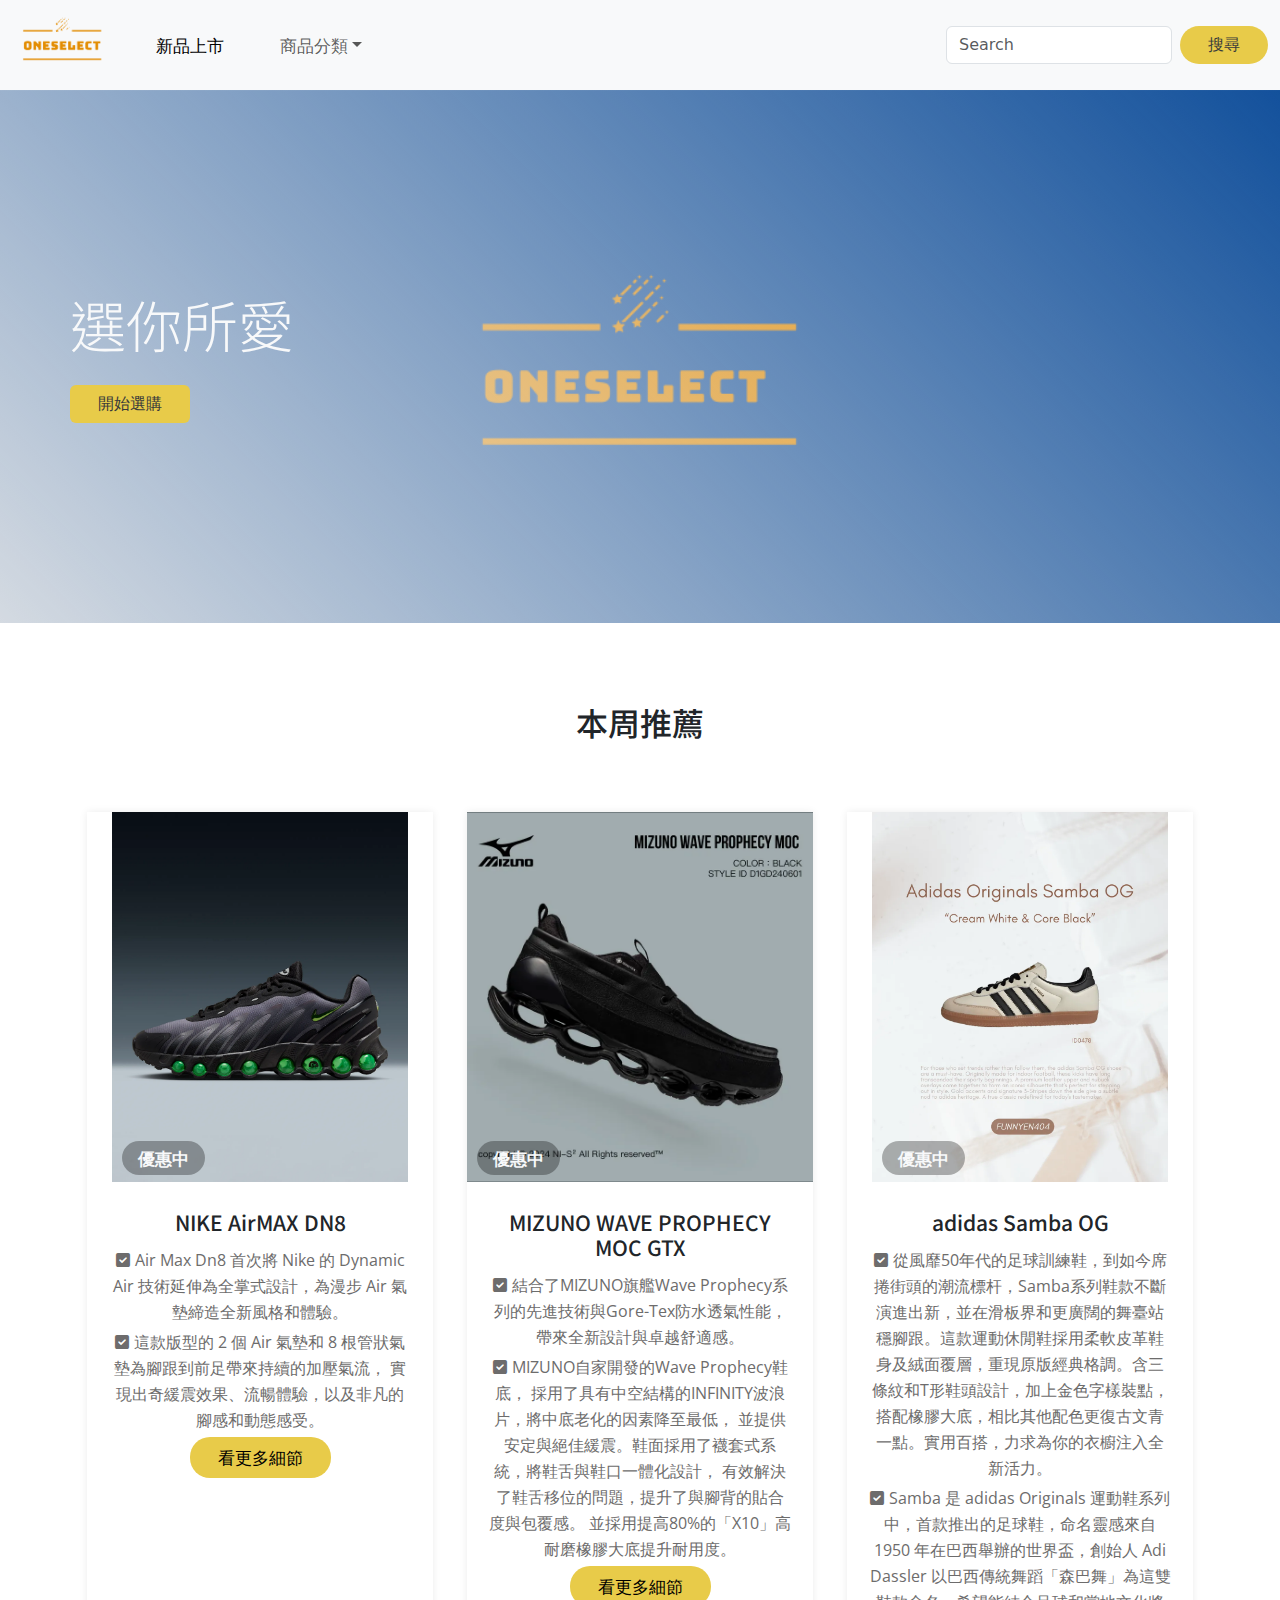
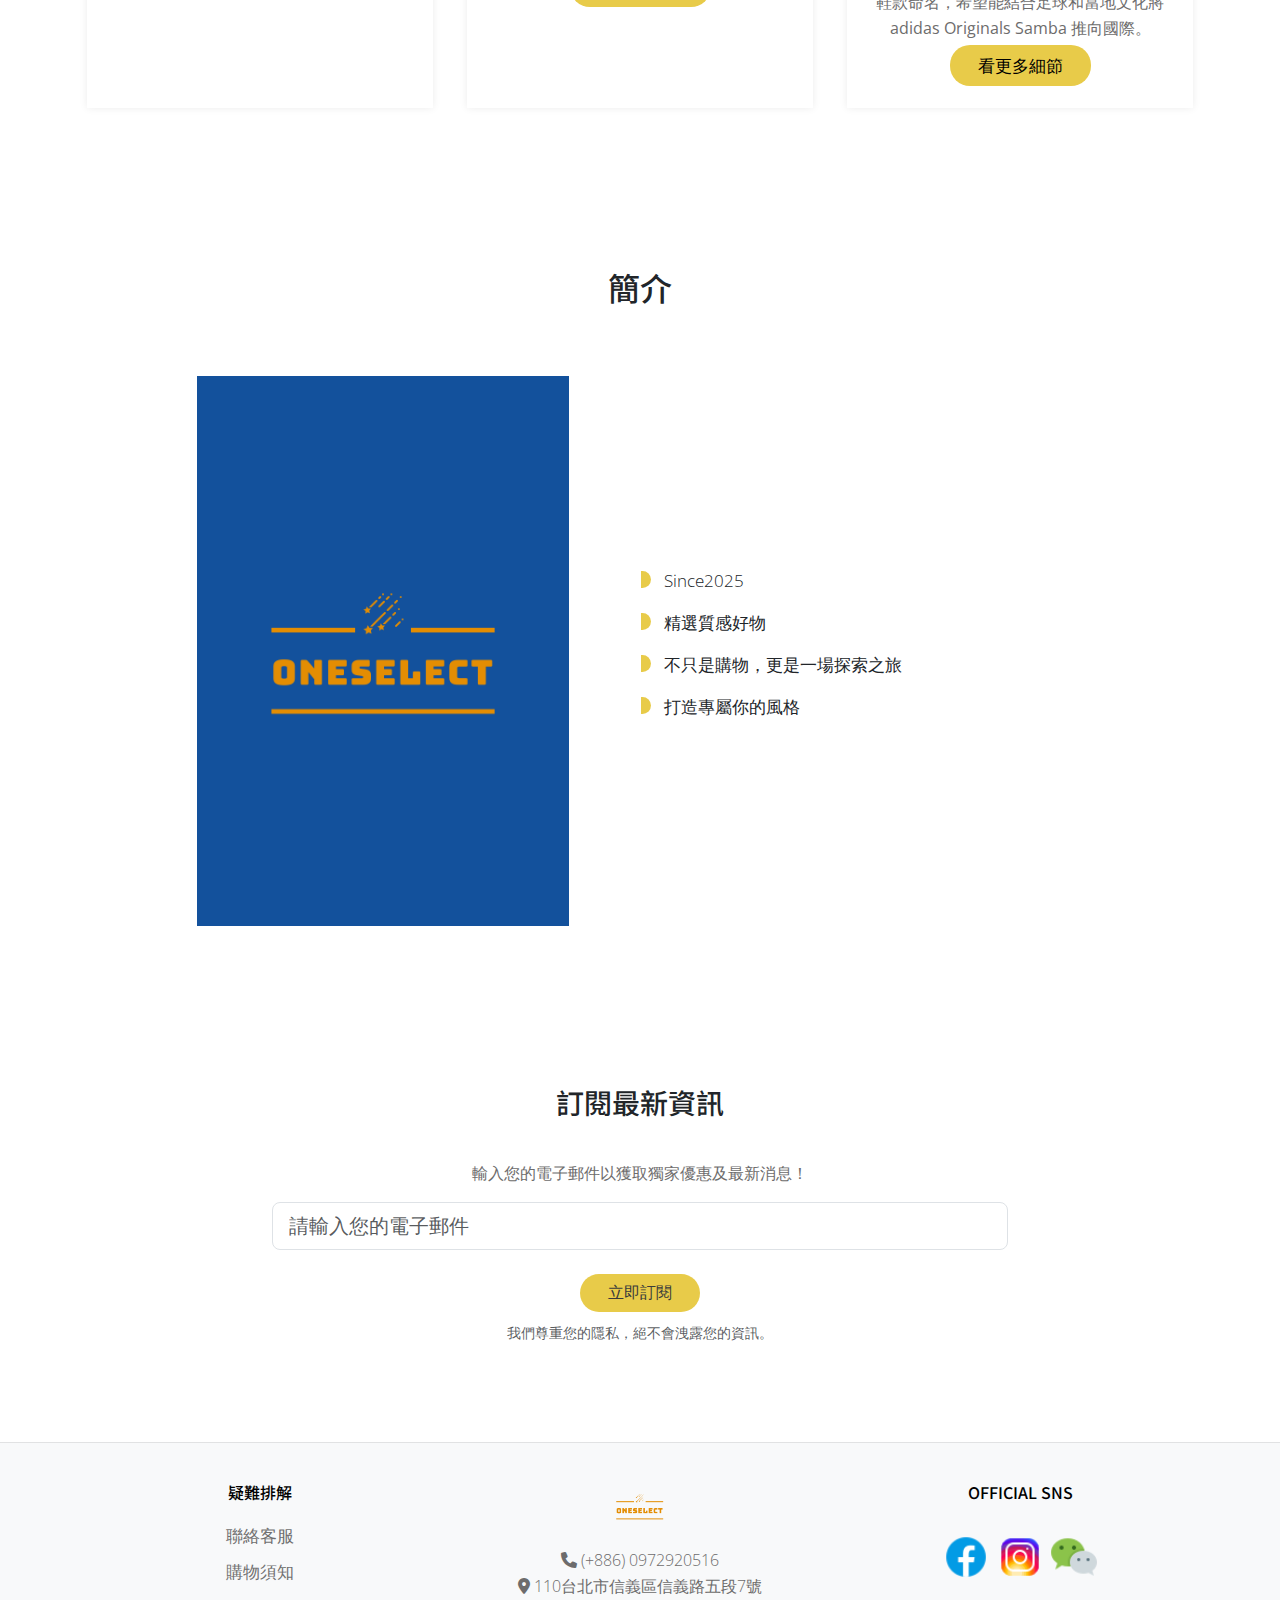
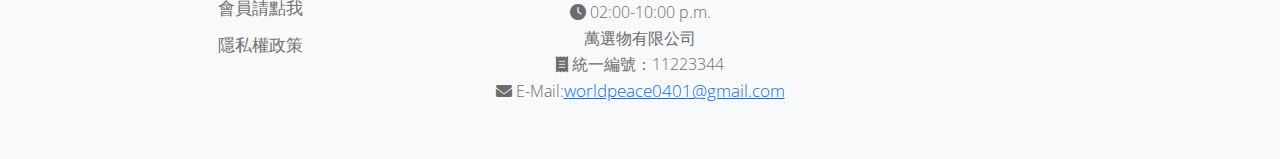
<file: index.html>
<!doctype html>
<html lang="en">
    <head>
        <meta charset="utf-8">
        <meta name="viewport" content="width=device-width, initial-scale=1">
        <title>OneSelect</title>
        <link rel="icon" type="image/png" href="img/titlelogo-bgwhite.png">
        <script src="https://cdn.jsdelivr.net/npm/bootstrap@5.3.3/dist/js/bootstrap.bundle.min.js" integrity="sha384-YvpcrYf0tY3lHB60NNkmXc5s9fDVZLESaAA55NDzOxhy9GkcIdslK1eN7N6jIeHz" crossorigin="anonymous"></script>
        <link href="https://cdn.jsdelivr.net/npm/bootstrap@5.3.3/dist/css/bootstrap.min.css" rel="stylesheet" integrity="sha384-QWTKZyjpPEjISv5WaRU9OFeRpok6YctnYmDr5pNlyT2bRjXh0JMhjY6hW+ALEwIH" crossorigin="anonymous">
        <!--引用資料夾的CSS-->
        <link rel="stylesheet" href="css/style.css">
        <!--中文字型，都是在google font上面找的-->
        <link rel="preconnect" href="https://fonts.googleapis.com">
        <link rel="preconnect" href="https://fonts.gstatic.com" crossorigin>
        <link href="https://fonts.googleapis.com/css2?family=Noto+Sans+TC:wght@500&display=swap" rel="stylesheet">
        <!--英文字型，都是在google font上面找的-->
        <link rel="preconnect" href="https://fonts.googleapis.com">
        <link rel="preconnect" href="https://fonts.gstatic.com" crossorigin>
        <link href="https://fonts.googleapis.com/css2?family=Open+Sans:ital,wght@0,300;1,300&display=swap" rel="stylesheet">
        <!--font awesome css-->
        <link rel="stylesheet" href="https://cdnjs.cloudflare.com/ajax/libs/font-awesome/6.0.0-beta3/css/all.min.css">
    </head>
    <body>
        <header>
            <nav class="navbar navbar-expand-lg bg-body-tertiary">
                <div class="container-fluid">
                    <a class="navbar-brand" href="index.html">
                        <img src="img/logo-transparent.png">
                    </a>
                    <button class="navbar-toggler" type="button" data-bs-toggle="collapse" data-bs-target="#navbarSupportedContent" aria-controls="navbarSupportedContent" aria-expanded="false" aria-label="Toggle navigation">
                    <span class="navbar-toggler-icon"></span>
                    </button>
                        <div class="collapse navbar-collapse" id="navbarSupportedContent">
                            <ul class="navbar-nav me-auto mb-2 mb-lg-0">
                                <li class="nav-item">
                                    <a class="nav-link active" aria-current="page" href="#" id="newProductLink">新品上市</a>
                                </li>
                                <li class="nav-item dropdown">
                                    <a class="nav-link dropdown-toggle" href="#" role="button" data-bs-toggle="dropdown" aria-expanded="false">商品分類</a>
                                    <ul class="dropdown-menu">
                                        <li><a class="dropdown-item" href="Groceries.html">文具雜貨</a></li>
                                        <li><a class="dropdown-item" href="cloth.html">服飾配件</a></li>
                                        <li><a class="dropdown-item" href="shose.html">潮流鞋款</a></li>
                                        <li><hr class="dropdown-divider"></li>
                                        <li><a class="dropdown-item" href="all.html">查看所有</a></li>
                                    </ul>
                                </li>
                            </ul>
                            <form class="d-flex" role="search">
                                <input class="form-control me-2" type="search" placeholder="Search" aria-label="Search">
                                <button class="btn btn-outline-success" type="submit">搜尋</button>
                            </form>
                        </div>
                    </div>
                </div>
                <!--彈出視窗-->
                <div id="popup" style="display:none; position:fixed; top:50%; left:50%; transform:translate(-50%,-50%); background:#fff; border-radius:8px; box-shadow:0 2px 8px rgba(0,0,0,0.2); padding:32px 48px; z-index:9999;">
                    <span id="closePopup" style="position:absolute; top:8px; right:16px; cursor:pointer; font-size:20px;">&times;</span>
                    <div style="font-size:20px; text-align:center;">敬請期待</div>
                </div>
            </nav>
            
        </header>
        <!--下面img/view.jpg以後要自己更換-->
        <section id="intro" style="background: linear-gradient(45deg, rgba(233, 233, 233, 0.9), transparent) 20%, url(img/horizontal.png) no-repeat center;background-size: cover;">
            <div class="container">
                <div class="col-12 col-md-6">
                    <h1 class="display-4 text-light fw-middle">選你所愛</h1>
                    <a href="all.html" class="btn rounded-2">開始選購</a>
                </div>
            </div>
        </section>
        <section id="latest">
            <div class="container">
                <div class="row text-center">
                <h3>本周推薦</h3>
                <!-- 第一個卡片 -->
                <div class="col-md-4 text-left" >
                    <div class="outer">
                    <a href="#">
                        <div class="upper">
                            <img src="img/AIRMAXDN8.png" alt="">
                            <div class="innertext">
                                <span class="text-light fw-semibold">優惠中</span>
                            </div>
                        </div>
                    </a>
                        <div class="lower">
                            <h3>NIKE AirMAX DN8</h3>
                            <p><i class="fa-solid fa-square-check"></i>Air Max Dn8 首次將 Nike 的 Dynamic Air 技術延伸為全掌式設計，為漫步 Air 氣墊締造全新風格和體驗。</p>
                            <p><i class="fa-solid fa-square-check"></i>這款版型的 2 個 Air 氣墊和 8 根管狀氣墊為腳跟到前足帶來持續的加壓氣流， 實現出奇緩震效果、流暢體驗，以及非凡的腳感和動態感受。</p>
                            <button class="btn md-3"><a href="https://www.nike.com/tw/t/air-max-dn8-%E7%94%B7-5hKVxC/FQ7860-002" target="_blank">看更多細節</a></button>
                        </div>
                    </div>
                </div>
            <!-- 第二個卡片 -->
            <div class="col-md-4 text-center">
                <div class="outer">
                <a href="#">
                    <div class="upper">
                    <img src="img/MIZUNO WAVE PROPHECY MOC GTX.jpg" alt="">
                    <div class="innertext">
                        <span class="text-light fw-semibold">優惠中</span>
                    </div>
                    </div>
                </a>
                <div class="lower">
                    <h3>MIZUNO WAVE PROPHECY MOC GTX</h3>
                    <p><i class="fa-solid fa-square-check"></i>結合了MIZUNO旗艦Wave Prophecy系列的先進技術與Gore-Tex防水透氣性能，帶來全新設計與卓越舒適感。</p>
                    <p><i class="fa-solid fa-square-check"></i>MIZUNO自家開發的Wave Prophecy鞋底，
                        採用了具有中空結構的INFINITY波浪片，將中底老化的因素降至最低，
                        並提供安定與絕佳緩震。鞋面採用了襪套式系統，將鞋舌與鞋口一體化設計，
                        有效解決了鞋舌移位的問題，提升了與腳背的貼合度與包覆感。
                        並採用提高80%的「X10」高耐磨橡膠大底提升耐用度。</p>
                    <button class="btn md-3"><a href="https://twn.mizuno.com/pages/prophecy-gtx-moc" target="_blank">看更多細節</a></button>
                </div>
                </div>
            </div>
            <!-- 第三個卡片 -->
            <div class="col-md-4 text-right">
                <div class="outer">
                <a href="#">
                    <div class="upper">
                    <img src="img/adidas Samba OG Shoes.jpg" alt="">
                    <div class="innertext">
                        <span class="text-light fw-semibold">優惠中</span>
                    </div>
                    </div>
                </a>
                <div class="lower">
                    <h3>adidas Samba OG</h3>
                    <p><i class="fa-solid fa-square-check"></i>從風靡50年代的足球訓練鞋，到如今席捲街頭的潮流標杆，Samba系列鞋款不斷演進出新，並在滑板界和更廣闊的舞臺站穩腳跟。這款運動休閒鞋採用柔軟皮革鞋身及絨面覆層，重現原版經典格調。含三條紋和T形鞋頭設計，加上金色字樣裝點，搭配橡膠大底，相比其他配色更復古文青一點。實用百搭，力求為你的衣櫥注入全新活力。</p>
                    <p><i class="fa-solid fa-square-check"></i>Samba 是 adidas Originals 運動鞋系列中，首款推出的足球鞋，命名靈感來自 1950 年在巴西舉辦的世界盃，創始人 Adi Dassler 以巴西傳統舞蹈「森巴舞」為這雙鞋款命名，希望能結合足球和當地文化將 adidas Originals Samba 推向國際。</p>
                    <button class="btn md-3"><a href="https://www.adidas.com/us/samba-og-shoes/JI2681.html" target="_blank">看更多細節</a></button>
                </div>
                </div>
            </div>
            </div>
        </section>
        <section id="second">
            <div class="container">
                <div class="row justify-content-center">
                    <div class="col-md-10">
                        <h3 class="text-center">簡介</h3>
                        <div class="row justify-content-around align-items-center">
                            <div class="col-md-5 self">
                                <img src="img/story.png" alt="">
                            </div>
                        <div class="col-md-6">
                            <ul>
                                <li class="mb-3">Since2025</li>
                                <li class="mb-3">精選質感好物</li>
                                <li class="mb-3">不只是購物，更是一場探索之旅</li>
                                <li class="mb-3">打造專屬你的風格</li>
                            </ul>
                        </div>
                        </div>
                    </div>
                </div>
            </div>
        </section>
        <section id="email">
            <div class="container">
                <div class="row">
                <div class="col-md-8 offset-md-2 text-center">
                    <h3>訂閱最新資訊</h3>
                    <p>輸入您的電子郵件以獲取獨家優惠及最新消息！</p>
                    <div class="input-group input-group-lg">
                        <input type="email" class="form-control" aria-label="Email input" placeholder="請輸入您的電子郵件">
                    </div>
                    <a class="btn btn-primary btn-lg mt-4" href="#" role="button">立即訂閱</a>
                    <p class="mt-2 text-muted" style="font-size: 0.9rem;">我們尊重您的隱私，絕不會洩露您的資訊。</p>
                </div>
                </div>
            </div>
        </section>
        <footer>
        <div class="container">
            <div class="row">
                <div class="col-md-4 text-center">
                    <h4>疑難排解</h4>
                    <!-- 頁尾連結 -->
                    <ul class="footer-links">
                        <li><a href="#" data-bs-toggle="offcanvas" data-bs-target="#offcanvasFAQ">聯絡客服</a></li>
                        <li><a href="#" data-bs-toggle="offcanvas" data-bs-target="#offcanvasNotice">購物須知</a></li>
                        <li><a href="#" data-bs-toggle="offcanvas" data-bs-target="#offcanvasMember">會員請點我</a></li>
                        <li><a href="#" data-bs-toggle="offcanvas" data-bs-target="#offcanvasPrivacy">隱私權政策</a></li>
                    </ul>
                    <!-- FAQ Offcanvas -->
                    <div class="offcanvas offcanvas-end" tabindex="-1" id="offcanvasFAQ" aria-labelledby="offcanvasFAQLabel">
                    <div class="offcanvas-header">
                        <h5 class="offcanvas-title" id="offcanvasFAQLabel">聯絡客服</h5>
                        <button type="button" class="btn-close text-reset" data-bs-dismiss="offcanvas"></button>
                    </div>
                    <div class="offcanvas-body">
                        <p>
                            如購買上有任何問題，您可透過下列任一方式聯絡我們。
                            <br><a href="https://www.facebook.com/?locale=zh_TW" target="blank">Facebook粉絲團</a>
                            <br><a href="https://www.instagram.com/">Instagram粉絲專頁</a>
                        </p>
                    </div>
                    </div>
                    <!-- 購物須知 Offcanvas -->
                    <div class="offcanvas offcanvas-end" tabindex="-1" id="offcanvasNotice" aria-labelledby="offcanvasNoticeLabel">
                    <div class="offcanvas-header">
                        <h5 class="offcanvas-title" id="offcanvasNoticeLabel">購物須知</h5>
                        <button type="button" class="btn-close text-reset" data-bs-dismiss="offcanvas"></button>
                    </div>
                    <div class="offcanvas-body">
                        <p>
                            商品寄送時間
                            ※  出貨時間為週一至週五早上11點至晚上5點，
                            如倉庫有現貨庫存,出貨日約為訂單成立的1-3個工作天
                            部分商品如因倉庫缺貨須跟門市調貨時,出貨日約需7-10個工作天,敬請見諒
                            若遇假日及國定休假則可能順延出貨，週五晚上的訂單會於週一上班日後寄出。<br> 
                            國內運送
                            <br>※  付款方式 :
                            <br>1.【超商取貨付款】(外島地區不提供) :  7 - 11 便利商店
                            <br>2.【宅配到府】: ATM轉帳、線上刷卡 (VISA , MASTERCARD , JCB)，貨到付款 (僅限台灣本島)
                            <br>✽ 由於超商取貨體積限制45cm x 30cm x 30cm以內，如購買抱枕、安全帽、鞋子等佔體積商品將以宅配寄送。   
                            <br>３. 【宅配到府貨到付款】: 需加收商品金額 1% 手續費。
                            <br>※  運送方式 :
                            <br>1. 超商運送 / 運費70  ( 貨到付款，搭配7-11便利商店，外島地區不提供) 
                            <br>2. 宅配運送 / 台灣本島-運費100 (搭配新竹物流，可貨到付款) / 台灣離島-運費220 (搭配黑貓宅急便，需先付款完成)
                            <br>✽ 全館滿 NT$2500免運 (限台灣本島地區) 
                        </p>
                    </div>
                    </div>
                    <!-- 會員 Offcanvas -->
                    <div class="offcanvas offcanvas-end" tabindex="-1" id="offcanvasMember" aria-labelledby="offcanvasMemberLabel">
                    <div class="offcanvas-header">
                        <h5 class="offcanvas-title" id="offcanvasMemberLabel">會員專區</h5>
                        <button type="button" class="btn-close text-reset" data-bs-dismiss="offcanvas"></button>
                    </div>
                    <div class="offcanvas-body">
                        <p>會員註冊及會員資格註銷
                        <br>（一）您需註冊本網路商店之會員方能使用本網路商店之訂購服務。於您成功註冊本網路商店會員時，亦將同時成功註冊萬選物網路商店會員。
                        <br>（二） 如您曾因違反本契約而被註銷會員資格、或申請註冊會員時含虛偽不實內容、或經本公司判斷不宜給予會員資格的情況時，將拒絕您的會員註冊申請，已完成註冊程序者，本公司並將註銷您的會員資格。又因萬選物網路商店會員帳號之註冊、停權、註銷或刪除等會員權益變動效果共通，任一平台之會員權益有前述情事時，另一方之會員權益亦將為相同之設定。
                        <br>（三）如您有下列各款事由之一時，本公司將禁止您使用本網路商店之訂購服務或註銷您的會員資格:
                        以虛偽不實內容申請註冊會員。
                        有妨害本網路商店服務之行為，或有妨害之虞者(包括但不限於異常頻繁退貨)。
                        於本網路商店違法使用信用卡進行交易。
                        不當使用自己或他人之會員帳號、電子郵件或密碼之行為。
                        基於轉售或其他不當之營利目的而於本網路商店進行訂購。
                        侵害本公司、其他使用者或第三人之權益或有侵害之虞者。
                        違反公序良俗或有違反之虞者。
                        不當註冊並持有複數會員帳號者。
                        其他經本公司判斷為不適當之行為者。
                        <br>（四）本公司對於曾因本條第(二)項或第(三)項情形遭停權、拒絕或註銷之會員，將於註銷會員資格後，在顧客管理目的之範圍內，最小限度保留會員資料（如電話及電子郵件等），作為拒絕重新註冊為本網路商店會員之辨識資料。
                        </p>
                    </div>
                    </div>
                    <!-- 隱私權政策 Offcanvas -->
                    <div class="offcanvas offcanvas-end" tabindex="-1" id="offcanvasPrivacy" aria-labelledby="offcanvasPrivacyLabel">
                    <div class="offcanvas-header">
                        <h5 class="offcanvas-title" id="offcanvasPrivacyLabel">隱私權政策</h5>
                        <button type="button" class="btn-close text-reset" data-bs-dismiss="offcanvas"></button>
                    </div>
                    <div class="offcanvas-body">
                        <p>本公司致力於遵守保護個人資料的相關法令及本公司隱私保護政策，妥善管理和保護用戶的隱私權。
                            本公司以合法公正的方法取得個人資料。
                            本公司依照法律告知蒐集目的，除法律另有規定外，本公司僅在下述蒐集目的範圍内使用個人資料。
                            本公司採取必要且適當的措施以安全管理取得之個人資料。
                            除下述告知範圍或法律另有規定外，本公司不會將個人資料提供給第三人。
                            本公司在接獲顧客本人提出個人資料的確認、修正、停止使用、刪除等相關要求時，將會依法妥適處理。
                            若您的會員帳號密碼遭到冒用，請撥打客服專線或是經由客服信箱聯絡本公司，公司將依照您的請求處理您的帳號。（如停止使用或刪除等相關要求）
                            另本公司應於知悉您帳號密碼被冒用時，立即暫停該帳號所生交易之處理及後續利用。
                            本網站使用通行標準的TLS（傳輸層安全協定）保護系統，您的個人資訊傳輸受到加密以保障安全性。
                            當您於本網站輸入個人資料完成活動參加程序或開始使用本服務時，
                            即視為您已清楚瞭解並同意以下本公司蒐集、處理或利用您個人資料之目的及用途。</p>
                    </div>
                    </div>
                </div>
                <div class="col-md-4 text-center" >
                    <img src="img/logo-bgwhite.png" alt="" width="150">
                    <p>
                        <i class="fa-solid fa-phone"></i> (+886) 0972920516<br>
                        <i class="fa-solid fa-location-dot"></i> 110台北市信義區信義路五段7號<br>
                        <i class="fa-solid fa-clock"></i> 02:00-10:00 p.m.<br>
                        萬選物有限公司<br>
                        <i class="fa-solid fa-receipt"></i> 統一編號：11223344<br>
                        <i class="fa-solid fa-envelope"></i> E-Mail:<a href="mailto:worldpeace0401@gmail.com">worldpeace0401@gmail.com</a>
                    </p>
                </div>
                <div class="col-md-4 text-center">
                    <h4>OFFICIAL SNS</h4>
                    <a><img src="img/icons8-facebook-48.png"></a>
                    <a><img src="img/icons8-instagram-48.png"></a>
                    <a><img src="img/icons8-wechat-48.png"></a>
                </div>
            </div>
        </div>
        </footer>
        <script>
            document.getElementById('newProductLink').addEventListener('click', function(event) {
                event.preventDefault();
                document.getElementById('popup').style.display = 'block';
            });
            document.getElementById('closePopup').addEventListener('click', function() {
                document.getElementById('popup').style.display = 'none';
            });
        </script>
    </body>
</html>
</file>
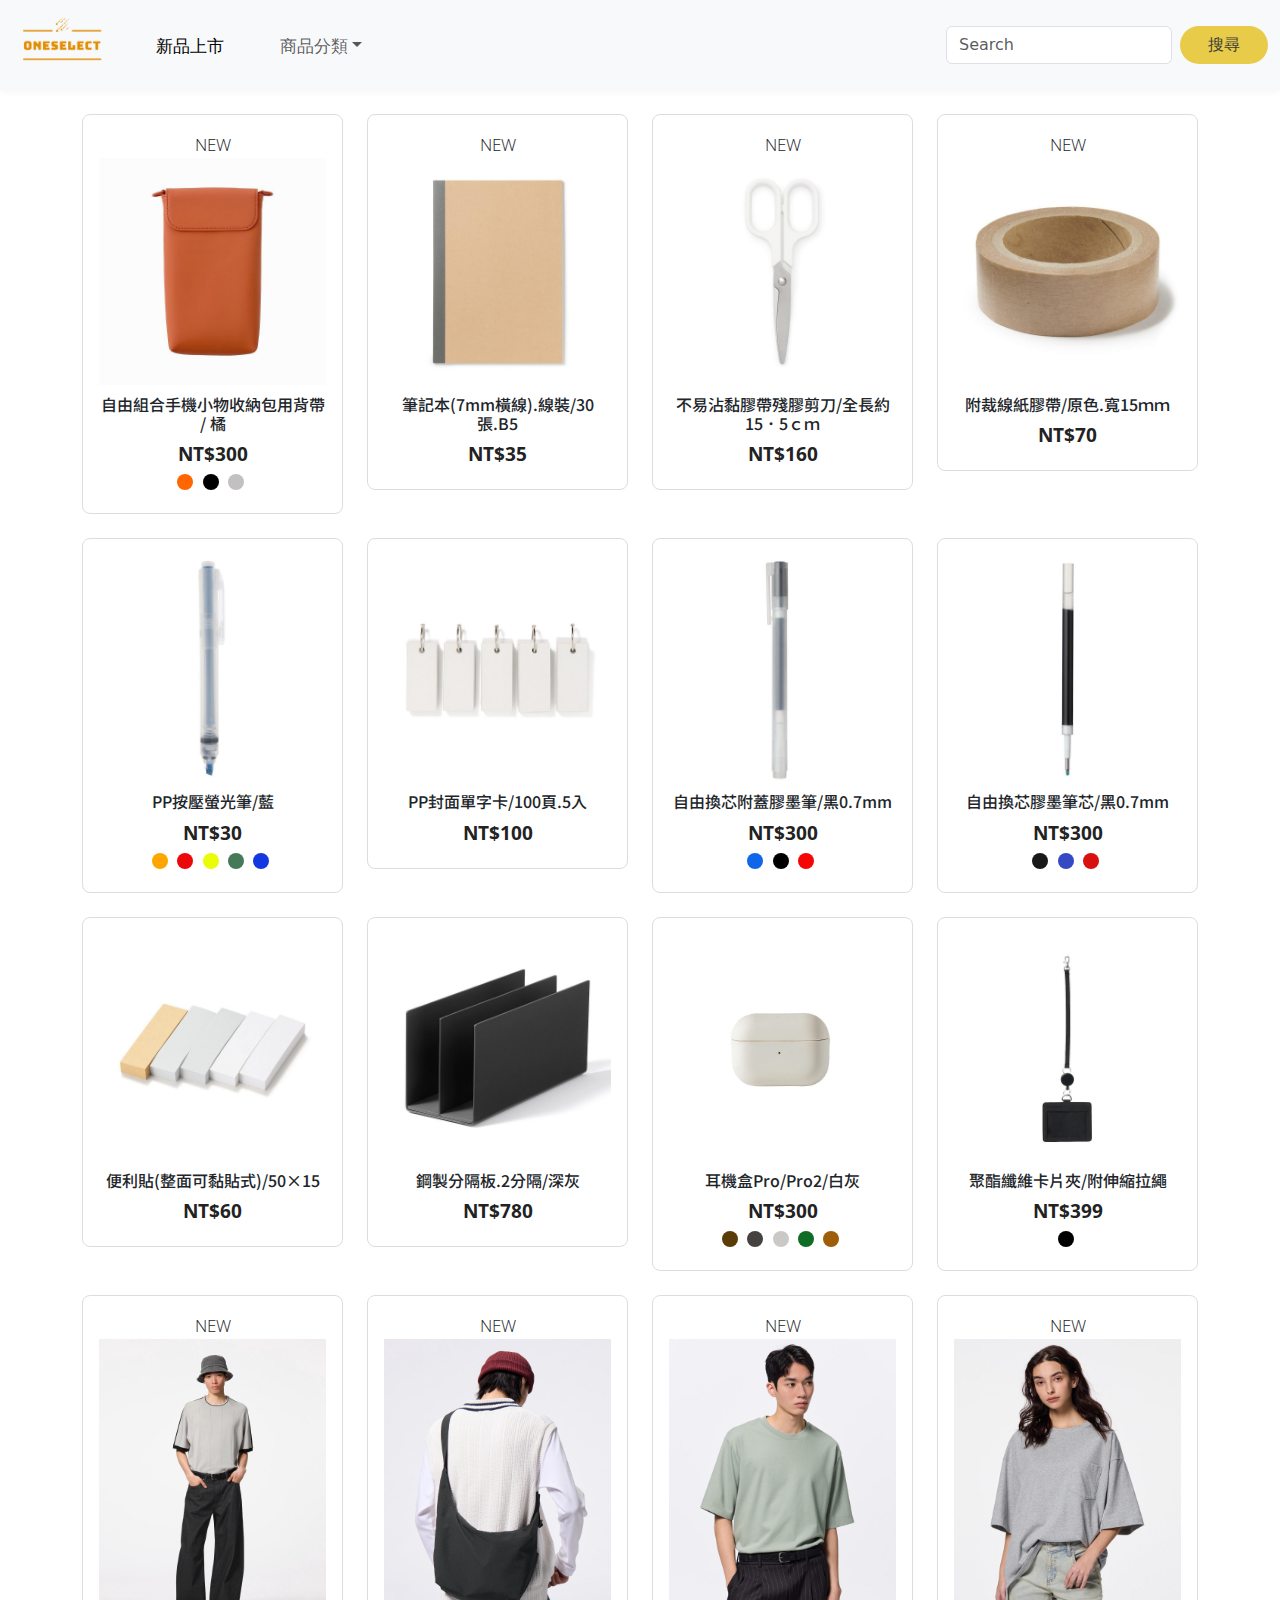
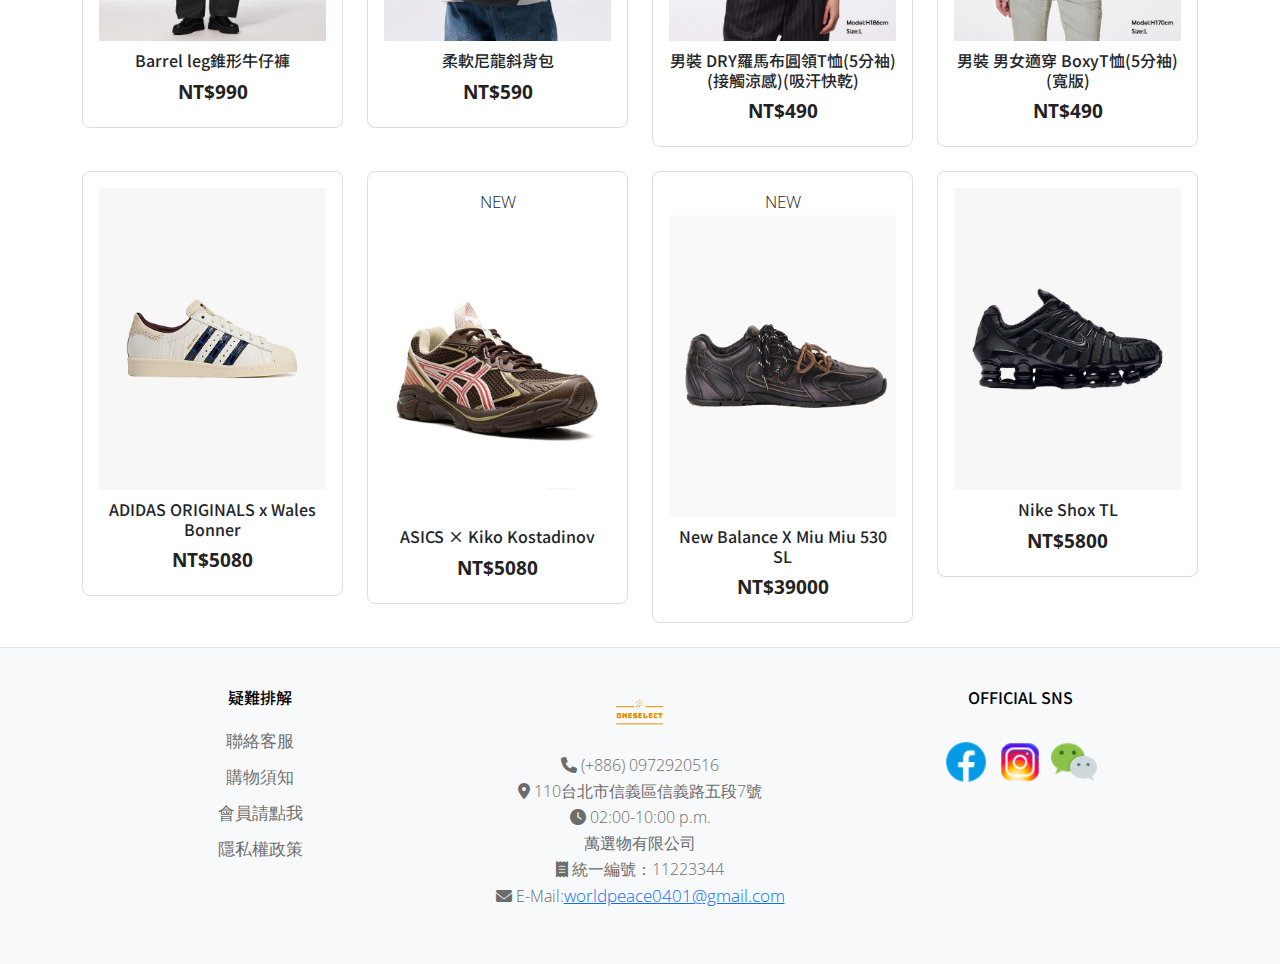
<file: all.html>
<!doctype html>
<html lang="en">
    <head>
        <meta charset="utf-8">
        <meta name="viewport" content="width=device-width, initial-scale=1">
        <title>OneSelect</title>
        <link rel="icon" type="image/png" href="img/titlelogo-bgwhite.png">
        <script src="https://cdn.jsdelivr.net/npm/bootstrap@5.3.3/dist/js/bootstrap.bundle.min.js" integrity="sha384-YvpcrYf0tY3lHB60NNkmXc5s9fDVZLESaAA55NDzOxhy9GkcIdslK1eN7N6jIeHz" crossorigin="anonymous"></script>
        <link href="https://cdn.jsdelivr.net/npm/bootstrap@5.3.3/dist/css/bootstrap.min.css" rel="stylesheet" integrity="sha384-QWTKZyjpPEjISv5WaRU9OFeRpok6YctnYmDr5pNlyT2bRjXh0JMhjY6hW+ALEwIH" crossorigin="anonymous">
        <!--引用資料夾的CSS-->
        <link rel="stylesheet" href="css/style.css">
        <!--中文字型，都是在google font上面找的-->
        <link rel="preconnect" href="https://fonts.googleapis.com">
        <link rel="preconnect" href="https://fonts.gstatic.com" crossorigin>
        <link href="https://fonts.googleapis.com/css2?family=Noto+Sans+TC:wght@500&display=swap" rel="stylesheet">
        <!--英文字型，都是在google font上面找的-->
        <link rel="preconnect" href="https://fonts.googleapis.com">
        <link rel="preconnect" href="https://fonts.gstatic.com" crossorigin>
        <link href="https://fonts.googleapis.com/css2?family=Open+Sans:ital,wght@0,300;1,300&display=swap" rel="stylesheet">
        <!--font awesome css-->
        <link rel="stylesheet" href="https://cdnjs.cloudflare.com/ajax/libs/font-awesome/6.0.0-beta3/css/all.min.css">
    </head>
    <body>
        <header>
            <nav class="navbar navbar-expand-lg bg-body-tertiary">
                <div class="container-fluid">
                    <a class="navbar-brand" href="index.html">
                        <img src="img/logo-transparent.png">
                    </a>
                    <button class="navbar-toggler" type="button" data-bs-toggle="collapse" data-bs-target="#navbarSupportedContent" aria-controls="navbarSupportedContent" aria-expanded="false" aria-label="Toggle navigation">
                    <span class="navbar-toggler-icon"></span>
                    </button>
                        <div class="collapse navbar-collapse" id="navbarSupportedContent">
                            <ul class="navbar-nav me-auto mb-2 mb-lg-0">
                                <li class="nav-item">
                                    <a class="nav-link active" aria-current="page" href="#" id="newProductLink">新品上市</a>
                                </li>
                                <li class="nav-item dropdown">
                                    <a class="nav-link dropdown-toggle" href="#" role="button" data-bs-toggle="dropdown" aria-expanded="false">商品分類</a>
                                    <ul class="dropdown-menu">
                                        <li><a class="dropdown-item" href="Groceries.html">文具雜貨</a></li>
                                        <li><a class="dropdown-item" href="cloth.html">服飾配件</a></li>
                                        <li><a class="dropdown-item" href="shose.html">潮流鞋款</a></li>
                                        <li><hr class="dropdown-divider"></li>
                                        <li><a class="dropdown-item" href="#">查看所有</a></li>
                                    </ul>
                                </li>
                            </ul>
                            <form class="d-flex" role="search">
                                <input class="form-control me-2" type="search" placeholder="Search" aria-label="Search">
                                <button class="btn btn-outline-success" type="submit">搜尋</button>
                            </form>
                        </div>
                    </div>
                </div>
                <!--彈出視窗-->
                <div id="popup" style="display:none; position:fixed; top:50%; left:50%; transform:translate(-50%,-50%); background:#fff; border-radius:8px; box-shadow:0 2px 8px rgba(0,0,0,0.2); padding:32px 48px; z-index:9999;">
                    <span id="closePopup" style="position:absolute; top:8px; right:16px; cursor:pointer; font-size:20px;">&times;</span>
                    <div style="font-size:20px; text-align:center;">敬請期待</div>
                </div>
            </nav>
        </header>
        <section id="allproduct">
            <div class="container my-4">
                <div class="row g-4">
                    <!-- 商品卡片範例 -->
                    <div class="col-md-3 col-sm-6">
                        <div class="product-card">
                            <span class="new-label">NEW</span>
                            <a href="https://shop.muji.tw/SalePage/Index/10525596" target="blank"><img src="img/bag.jpg" alt="商品圖片"></a>
                            <h6>自由組合手機小物收納包用背帶 / 橘</h6>
                            <p class="product-price">NT$300</p>
                            <div class="color-options">
                                <span style="background-color: rgb(255, 102, 0);"></span>
                                <span style="background-color: black;"></span>
                                <span style="background-color: rgba(167, 163, 163, 0.692);"></span>
                            </div>
                            <div class="action-icons">
                                <i class="bi bi-heart"></i>
                                <i class="bi bi-cart"></i>
                            </div>
                        </div>
                    </div>
                    <div class="col-md-3 col-sm-6">
                        <div class="product-card">
                            <span class="new-label">NEW</span>
                            <a href="https://shop.muji.tw/SalePage/Index/10355985" target="blank"><img src="img/notebook.jpg" alt="商品圖片"></a>
                            <h6>筆記本(7mm橫線).線裝/30張.B5</h6>
                            <p class="product-price">NT$35</p>
                            <div class="action-icons">
                                <i class="bi bi-heart"></i>
                                <i class="bi bi-cart"></i>
                            </div>
                        </div>
                    </div>
                    <div class="col-md-3 col-sm-6">
                        <div class="product-card">
                            <span class="new-label">NEW</span>
                            <a href="https://shop.muji.tw/SalePage/Index/10203899" target="blank"><img src="img/Scissors.jpg" alt="商品圖片"></a>
                            <h6>不易沾黏膠帶殘膠剪刀/全長約15．5ｃｍ</h6>
                            <p class="product-price">NT$160</p>
                            <div class="action-icons">
                                <i class="bi bi-heart"></i>
                                <i class="bi bi-cart"></i>
                            </div>
                        </div>
                    </div>
                    <div class="col-md-3 col-sm-6">
                        <div class="product-card">
                            <span class="new-label">NEW</span>
                            <a href="https://shop.muji.tw/SalePage/Index/9760931" target="blank"><img src="img/tape.jpg" alt="商品圖片"></a>
                            <h6>附裁線紙膠帶/原色.寬15ｍｍ</h6>
                            <p class="product-price">NT$70</p>
                            <div class="action-icons">
                                <i class="bi bi-heart"></i>
                                <i class="bi bi-cart"></i>
                            </div>
                        </div>
                    </div>
                    <div class="col-md-3 col-sm-6">
                        <div class="product-card">
                            <a href="https://shop.muji.tw/SalePage/Index/8919051" target="blank"><img src="img/highlighter pen.jpg" alt="商品圖片"></a>
                            <h6>PP按壓螢光筆/藍</h6>
                            <p class="product-price">NT$30</p>
                            <div class="color-options">
                                <span style="background-color: orange;"></span>
                                <span style="background-color: rgb(236, 8, 8);"></span>
                                <span style="background-color: rgb(235, 252, 8);"></span>
                                <span style="background-color: rgb(69, 122, 89);"></span>
                                <span style="background-color: rgb(19, 56, 223);"></span>
                            </div>
                            <div class="action-icons">
                                <i class="bi bi-heart"></i>
                                <i class="bi bi-cart"></i>
                            </div>
                        </div>
                    </div>
                    <div class="col-md-3 col-sm-6">
                        <div class="product-card">
                            <a href="https://shop.muji.tw/SalePage/Index/8918058" target="blank"><img src="img/word cards.jpg" alt="商品圖片"></a>
                            <h6>PP封面單字卡/100頁.5入</h6>
                            <p class="product-price">NT$100</p>
                            <div class="action-icons">
                                <i class="bi bi-heart"></i>
                                <i class="bi bi-cart"></i>
                            </div>
                        </div>
                    </div>
                    <div class="col-md-3 col-sm-6">
                        <div class="product-card">
                            <a href="https://shop.muji.tw/SalePage/Index/8919073" target="blank"><img src="img/Pen.jpg" alt="商品圖片"></a>
                            <h6>自由換芯附蓋膠墨筆/黑0.7mm</h6>
                            <p class="product-price">NT$300</p>
                            <div class="color-options">
                                <span style="background-color: rgb(15, 102, 233);"></span>
                                <span style="background-color: black;"></span>
                                <span style="background-color: rgb(247, 4, 4);"></span>
                            </div>
                            <div class="action-icons">
                                <i class="bi bi-heart"></i>
                                <i class="bi bi-cart"></i>
                            </div>
                        </div>
                    </div>
                    <div class="col-md-3 col-sm-6">
                        <div class="product-card">
                            <a href="https://shop.muji.tw/SalePage/Index/8919079" target="blank"><img src="img/Refill.jpg" alt="商品圖片"></a>
                            <h6>自由換芯膠墨筆芯/黑0.7mm</h6>
                            <p class="product-price">NT$300</p>
                            <div class="color-options">
                                <span style="background-color: rgb(26, 25, 24);"></span>
                                <span style="background-color: rgb(52, 73, 194);"></span>
                                <span style="background-color: rgb(216, 16, 16);"></span>
                            </div>
                            <div class="action-icons">
                                <i class="bi bi-heart"></i>
                                <i class="bi bi-cart"></i>
                            </div>
                        </div>
                    </div>
                    <div class="col-md-3 col-sm-6">
                        <div class="product-card">
                            <a href="https://shop.muji.tw/SalePage/Index/9680959" target="blank"><img src="img/sticky notes.jpg" alt="商品圖片"></a>
                            <h6>便利貼(整面可黏貼式)/50×15</h6>
                            <p class="product-price">NT$60</p>
                            <div class="action-icons">
                                <i class="bi bi-heart"></i>
                                <i class="bi bi-cart"></i>
                            </div>
                        </div>
                    </div>
                    <div class="col-md-3 col-sm-6">
                        <div class="product-card">
                            <a href="https://shop.muji.tw/SalePage/Index/10330664" target=blank><img src="img/Divider box.jpg" alt="商品圖片"></a>
                            <h6>鋼製分隔板.2分隔/深灰</h6>
                            <p class="product-price">NT$780</p>
                            <div class="action-icons">
                                <i class="bi bi-heart"></i>
                                <i class="bi bi-cart"></i>
                            </div>
                        </div>
                    </div>
                    <div class="col-md-3 col-sm-6">
                        <div class="product-card">
                            <a href="https://shop.muji.tw/SalePage/Index/10391422" target="blank"><img src="img/air pads box.jpg" alt="商品圖片"></a>
                            <h6>耳機盒Pro/Pro2/白灰</h6>
                            <p class="product-price">NT$300</p>
                            <div class="color-options">
                                <span style="background-color: rgb(90, 60, 6);"></span>
                                <span style="background-color: rgb(70, 66, 66);"></span>
                                <span style="background-color: rgba(192, 188, 188, 0.822);"></span>
                                <span style="background-color: rgb(16, 107, 36);"></span>
                                <span style="background-color: rgb(158, 94, 9);"></span>
                            </div>
                            <div class="action-icons">
                                <i class="bi bi-heart"></i>
                                <i class="bi bi-cart"></i>
                            </div>
                        </div>
                    </div>
                    <div class="col-md-3 col-sm-6">
                        <div class="product-card">
                            <a href="https://shop.muji.tw/SalePage/Index/8916845" target="blank"><img src="img/card holder.jpg" alt="商品圖片"></a>
                            <h6>聚酯纖維卡片夾/附伸縮拉繩</h6>
                            <p class="product-price">NT$399</p>
                            <div class="color-options">
                                <span style="background-color: black;"></span>
                            </div>
                            <div class="action-icons">
                                <i class="bi bi-heart"></i>
                                <i class="bi bi-cart"></i>
                            </div>
                        </div>
                    </div>
                    <div class="col-md-3 col-sm-6">
                        <div class="product-card">
                            <span class="new-label">NEW</span>
                            <a href="https://www.gu-global.com/tw/zh_TW/product-detail.html?productCode=u0000000050341&rrec=true" target="blank"><img src="img/Barrel leg.jpg" alt="商品圖片"></a>
                            <h6>Barrel leg錐形牛仔褲</h6>
                            <p class="product-price">NT$990</p>
                            <div class="action-icons">
                                <i class="bi bi-heart"></i>
                                <i class="bi bi-cart"></i>
                            </div>
                        </div>
                    </div>
                    <div class="col-md-3 col-sm-6">
                        <div class="product-card">
                            <span class="new-label">NEW</span>
                            <a href="https://www.gu-global.com/tw/zh_TW/product-detail.html?productCode=u0000000050311&rrec=true" target="blank"><img src="img/353173.jpg" alt="商品圖片"></a>
                            <h6>柔軟尼龍斜背包</h6>
                            <p class="product-price">NT$590</p>
                            <div class="action-icons">
                                <i class="bi bi-heart"></i>
                                <i class="bi bi-cart"></i>
                            </div>
                        </div>
                    </div>
                    <div class="col-md-3 col-sm-6">
                        <div class="product-card">
                            <span class="new-label">NEW</span>
                            <a href="https://www.gu-global.com/tw/zh_TW/product-detail.html?productCode=u0000000050374&rrec=true" target="blank"><img src="img/roma.jpg" alt="商品圖片"></a>
                            <h6>男裝 DRY羅馬布圓領T恤(5分袖)(接觸涼感)(吸汗快乾)</h6>
                            <p class="product-price">NT$490</p>
                            <div class="action-icons">
                                <i class="bi bi-heart"></i>
                                <i class="bi bi-cart"></i>
                            </div>
                        </div>
                    </div>
                    <div class="col-md-3 col-sm-6">
                        <div class="product-card">
                            <span class="new-label">NEW</span>
                            <a href="https://www.gu-global.com/tw/zh_TW/product-detail.html?productCode=u0000000050610&rrec=true" target="blank"><img src="img/Boxy.jpg" alt="商品圖片"></a>
                            <h6>男裝 男女適穿 BoxyT恤(5分袖)(寬版)</h6>
                            <p class="product-price">NT$490</p>
                            <div class="action-icons">
                                <i class="bi bi-heart"></i>
                                <i class="bi bi-cart"></i>
                            </div>
                        </div>
                    </div>
                    <div class="col-md-3 col-sm-6">
                        <div class="product-card">
                            <a href="shose.html" target="blank"><img src="img/ADIDAS ORIGINALS x Wales Bonner.jpg" alt="商品圖片"></a>
                            <h6>ADIDAS ORIGINALS x Wales Bonner</h6>
                            <p class="product-price">NT$5080</p>
                            <div class="action-icons">
                                <i class="bi bi-heart"></i>
                                <i class="bi bi-cart"></i>
                            </div>
                        </div>
                    </div>
                    <div class="col-md-3 col-sm-6">
                        <div class="product-card">
                            <span class="new-label">NEW</span>
                            <a href="shose.html" target="blank"><img src="img/ASICS × Kiko Kostadinov.jpg" alt="商品圖片"></a>
                            <h6>ASICS × Kiko Kostadinov</h6>
                            <p class="product-price">NT$5080</p>
                            <div class="action-icons">
                                <i class="bi bi-heart"></i>
                                <i class="bi bi-cart"></i>
                            </div>
                        </div>
                    </div>
                    <div class="col-md-3 col-sm-6">
                        <div class="product-card">
                            <span class="new-label">NEW</span>
                            <a href="shose.html" target="blank"><img src="img/New Balance X Miu Miu 530 SL.jpg" alt="商品圖片"></a>
                            <h6>New Balance X Miu Miu 530 SL</h6>
                            <p class="product-price">NT$39000</p>
                            <div class="action-icons">
                                <i class="bi bi-heart"></i>
                                <i class="bi bi-cart"></i>
                            </div>
                        </div>
                    </div>
                    <div class="col-md-3 col-sm-6">
                        <div class="product-card">
                            <a href="shose.html" target="blank"><img src="img/Nike Shox TL.jpg" alt="商品圖片"></a>
                            <h6>Nike Shox TL</h6>
                            <p class="product-price">NT$5800</p>
                            <div class="action-icons">
                                <i class="bi bi-heart"></i>
                                <i class="bi bi-cart"></i>
                            </div>
                        </div>
                    </div>
                </div>
            </div>
        </section>
        <footer>
        <div class="container">
            <div class="row">
                <div class="col-md-4 text-center">
                    <h4>疑難排解</h4>
                    <!-- 頁尾連結 -->
                    <ul class="footer-links">
                        <li><a href="#" data-bs-toggle="offcanvas" data-bs-target="#offcanvasFAQ">聯絡客服</a></li>
                        <li><a href="#" data-bs-toggle="offcanvas" data-bs-target="#offcanvasNotice">購物須知</a></li>
                        <li><a href="#" data-bs-toggle="offcanvas" data-bs-target="#offcanvasMember">會員請點我</a></li>
                        <li><a href="#" data-bs-toggle="offcanvas" data-bs-target="#offcanvasPrivacy">隱私權政策</a></li>
                    </ul>
                    <!-- FAQ Offcanvas -->
                    <div class="offcanvas offcanvas-end" tabindex="-1" id="offcanvasFAQ" aria-labelledby="offcanvasFAQLabel">
                    <div class="offcanvas-header">
                        <h5 class="offcanvas-title" id="offcanvasFAQLabel">聯絡客服</h5>
                        <button type="button" class="btn-close text-reset" data-bs-dismiss="offcanvas"></button>
                    </div>
                    <div class="offcanvas-body">
                        <p>
                            如購買上有任何問題，您可透過下列任一方式聯絡我們。
                            <br><a href="https://www.facebook.com/?locale=zh_TW" target="blank">Facebook粉絲團</a>
                            <br><a href="https://www.instagram.com/">Instagram粉絲專頁</a>
                        </p>
                    </div>
                    </div>
                    <!-- 購物須知 Offcanvas -->
                    <div class="offcanvas offcanvas-end" tabindex="-1" id="offcanvasNotice" aria-labelledby="offcanvasNoticeLabel">
                    <div class="offcanvas-header">
                        <h5 class="offcanvas-title" id="offcanvasNoticeLabel">購物須知</h5>
                        <button type="button" class="btn-close text-reset" data-bs-dismiss="offcanvas"></button>
                    </div>
                    <div class="offcanvas-body">
                        <p>
                            商品寄送時間
                            ※  出貨時間為週一至週五早上11點至晚上5點，
                            如倉庫有現貨庫存,出貨日約為訂單成立的1-3個工作天
                            部分商品如因倉庫缺貨須跟門市調貨時,出貨日約需7-10個工作天,敬請見諒
                            若遇假日及國定休假則可能順延出貨，週五晚上的訂單會於週一上班日後寄出。<br> 
                            國內運送
                            <br>※  付款方式 :
                            <br>1.【超商取貨付款】(外島地區不提供) :  7 - 11 便利商店
                            <br>2.【宅配到府】: ATM轉帳、線上刷卡 (VISA , MASTERCARD , JCB)，貨到付款 (僅限台灣本島)
                            <br>✽ 由於超商取貨體積限制45cm x 30cm x 30cm以內，如購買抱枕、安全帽、鞋子等佔體積商品將以宅配寄送。   
                            <br>３. 【宅配到府貨到付款】: 需加收商品金額 1% 手續費。
                            <br>※  運送方式 :
                            <br>1. 超商運送 / 運費70  ( 貨到付款，搭配7-11便利商店，外島地區不提供) 
                            <br>2. 宅配運送 / 台灣本島-運費100 (搭配新竹物流，可貨到付款) / 台灣離島-運費220 (搭配黑貓宅急便，需先付款完成)
                            <br>✽ 全館滿 NT$2500免運 (限台灣本島地區) 
                        </p>
                    </div>
                    </div>
                    <!-- 會員 Offcanvas -->
                    <div class="offcanvas offcanvas-end" tabindex="-1" id="offcanvasMember" aria-labelledby="offcanvasMemberLabel">
                    <div class="offcanvas-header">
                        <h5 class="offcanvas-title" id="offcanvasMemberLabel">會員專區</h5>
                        <button type="button" class="btn-close text-reset" data-bs-dismiss="offcanvas"></button>
                    </div>
                    <div class="offcanvas-body">
                        <p>會員註冊及會員資格註銷
                        <br>（一）您需註冊本網路商店之會員方能使用本網路商店之訂購服務。於您成功註冊本網路商店會員時，亦將同時成功註冊萬選物網路商店會員。
                        <br>（二） 如您曾因違反本契約而被註銷會員資格、或申請註冊會員時含虛偽不實內容、或經本公司判斷不宜給予會員資格的情況時，將拒絕您的會員註冊申請，已完成註冊程序者，本公司並將註銷您的會員資格。又因萬選物網路商店會員帳號之註冊、停權、註銷或刪除等會員權益變動效果共通，任一平台之會員權益有前述情事時，另一方之會員權益亦將為相同之設定。
                        <br>（三）如您有下列各款事由之一時，本公司將禁止您使用本網路商店之訂購服務或註銷您的會員資格:
                        以虛偽不實內容申請註冊會員。
                        有妨害本網路商店服務之行為，或有妨害之虞者(包括但不限於異常頻繁退貨)。
                        於本網路商店違法使用信用卡進行交易。
                        不當使用自己或他人之會員帳號、電子郵件或密碼之行為。
                        基於轉售或其他不當之營利目的而於本網路商店進行訂購。
                        侵害本公司、其他使用者或第三人之權益或有侵害之虞者。
                        違反公序良俗或有違反之虞者。
                        不當註冊並持有複數會員帳號者。
                        其他經本公司判斷為不適當之行為者。
                        <br>（四）本公司對於曾因本條第(二)項或第(三)項情形遭停權、拒絕或註銷之會員，將於註銷會員資格後，在顧客管理目的之範圍內，最小限度保留會員資料（如電話及電子郵件等），作為拒絕重新註冊為本網路商店會員之辨識資料。
                        </p>
                    </div>
                    </div>
                    <!-- 隱私權政策 Offcanvas -->
                    <div class="offcanvas offcanvas-end" tabindex="-1" id="offcanvasPrivacy" aria-labelledby="offcanvasPrivacyLabel">
                    <div class="offcanvas-header">
                        <h5 class="offcanvas-title" id="offcanvasPrivacyLabel">隱私權政策</h5>
                        <button type="button" class="btn-close text-reset" data-bs-dismiss="offcanvas"></button>
                    </div>
                    <div class="offcanvas-body">
                        <p>本公司致力於遵守保護個人資料的相關法令及本公司隱私保護政策，妥善管理和保護用戶的隱私權。
                            本公司以合法公正的方法取得個人資料。
                            本公司依照法律告知蒐集目的，除法律另有規定外，本公司僅在下述蒐集目的範圍内使用個人資料。
                            本公司採取必要且適當的措施以安全管理取得之個人資料。
                            除下述告知範圍或法律另有規定外，本公司不會將個人資料提供給第三人。
                            本公司在接獲顧客本人提出個人資料的確認、修正、停止使用、刪除等相關要求時，將會依法妥適處理。
                            若您的會員帳號密碼遭到冒用，請撥打客服專線或是經由客服信箱聯絡本公司，公司將依照您的請求處理您的帳號。（如停止使用或刪除等相關要求）
                            另本公司應於知悉您帳號密碼被冒用時，立即暫停該帳號所生交易之處理及後續利用。
                            本網站使用通行標準的TLS（傳輸層安全協定）保護系統，您的個人資訊傳輸受到加密以保障安全性。
                            當您於本網站輸入個人資料完成活動參加程序或開始使用本服務時，
                            即視為您已清楚瞭解並同意以下本公司蒐集、處理或利用您個人資料之目的及用途。</p>
                    </div>
                    </div>
                </div>
                <div class="col-md-4 text-center" >
                    <img src="img/logo-bgwhite.png" alt="" width="150">
                    <p>
                        <i class="fa-solid fa-phone"></i> (+886) 0972920516<br>
                        <i class="fa-solid fa-location-dot"></i> 110台北市信義區信義路五段7號<br>
                        <i class="fa-solid fa-clock"></i> 02:00-10:00 p.m.<br>
                        萬選物有限公司<br>
                        <i class="fa-solid fa-receipt"></i> 統一編號：11223344<br>
                        <i class="fa-solid fa-envelope"></i> E-Mail:<a href="mailto:worldpeace0401@gmail.com">worldpeace0401@gmail.com</a>
                    </p>
                </div>
                <div class="col-md-4 text-center">
                    <h4>OFFICIAL SNS</h4>
                    <a><img src="img/icons8-facebook-48.png"></a>
                    <a><img src="img/icons8-instagram-48.png"></a>
                    <a><img src="img/icons8-wechat-48.png"></a>
                </div>
            </div>
        </div>
        </footer>
        <script>
            document.getElementById('newProductLink').addEventListener('click', function(event) {
                event.preventDefault();
                document.getElementById('popup').style.display = 'block';
            });
            document.getElementById('closePopup').addEventListener('click', function() {
                document.getElementById('popup').style.display = 'none';
            });
        </script>
    </body>
</html>
</file>
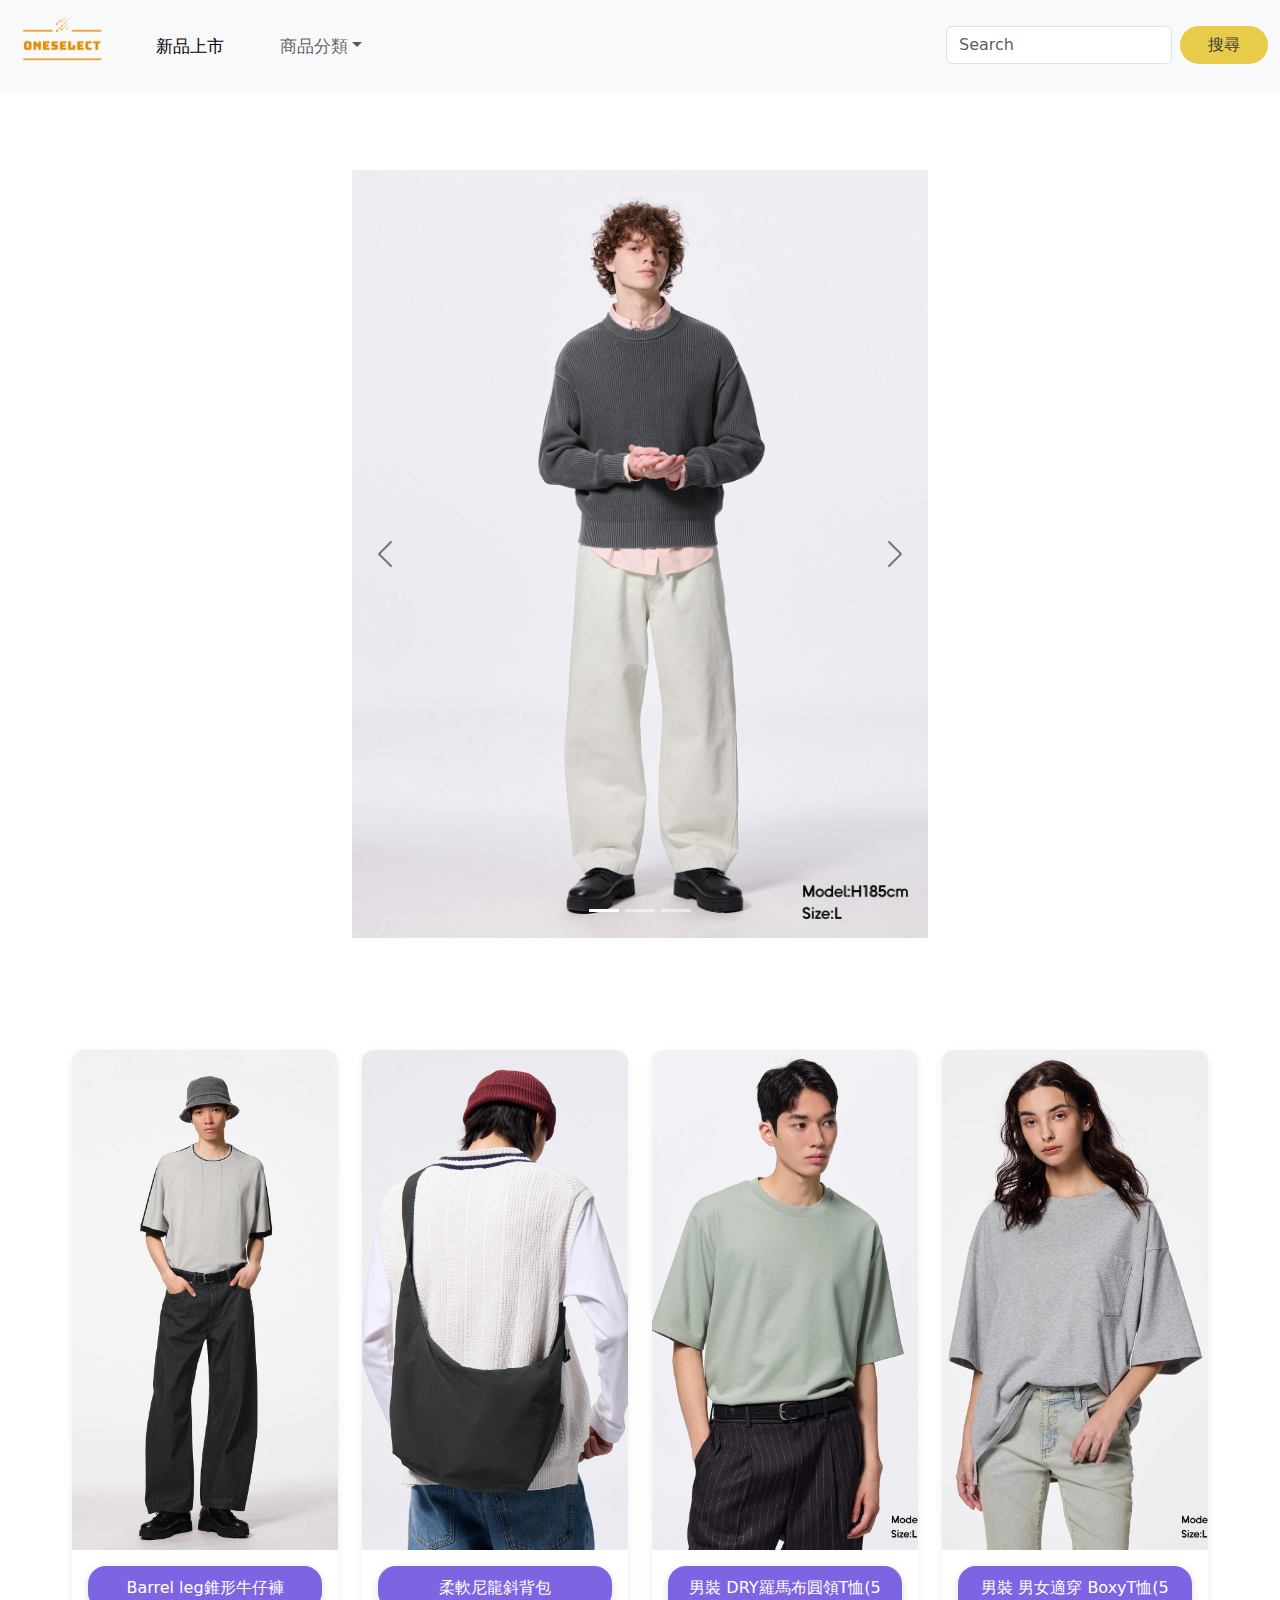
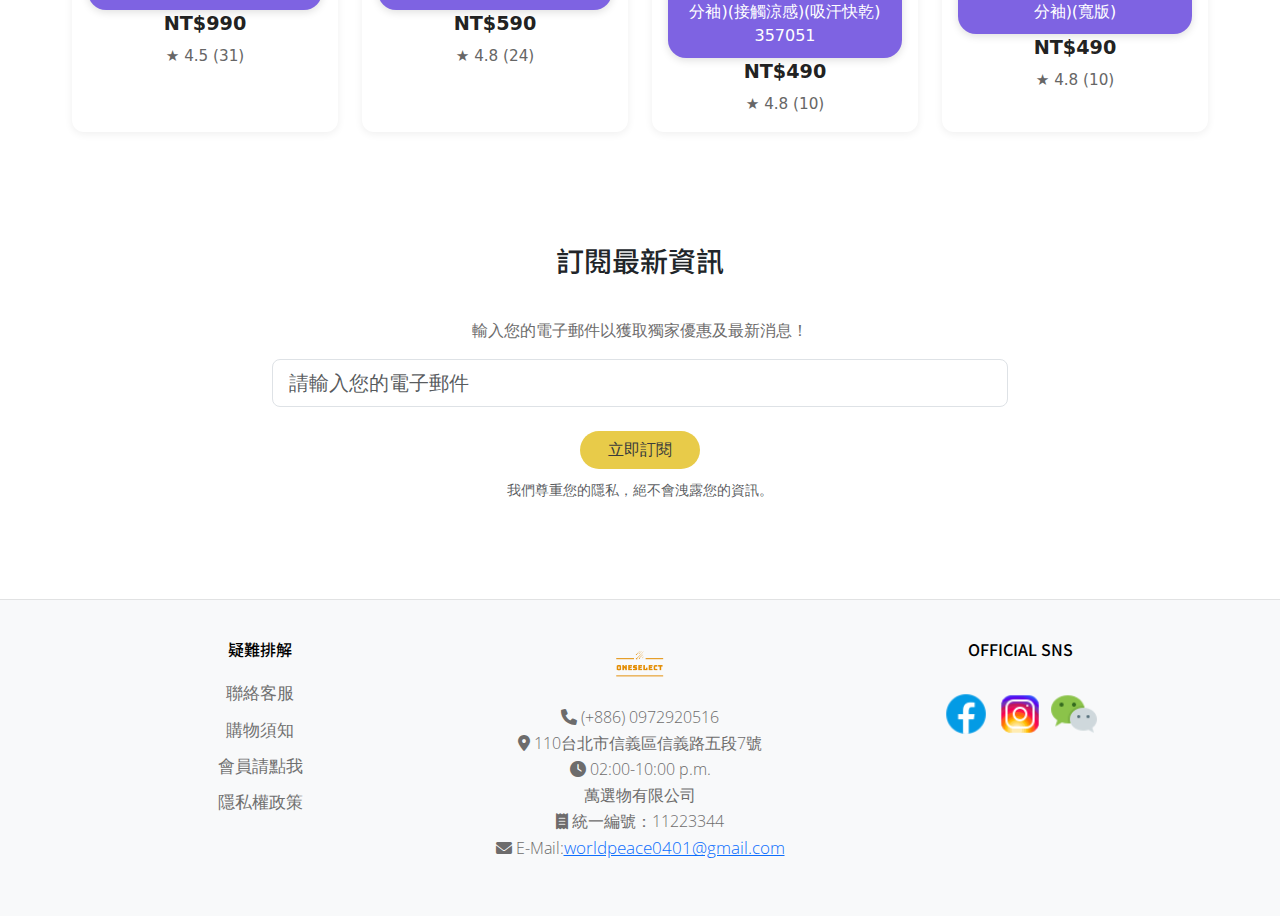
<file: cloth.html>
<!doctype html>
<html lang="en">
    <head>
        <meta charset="utf-8">
        <meta name="viewport" content="width=device-width, initial-scale=1">
        <title>OneSelect</title>
        <link rel="icon" type="image/png" href="img/titlelogo-bgwhite.png">
        <script src="https://cdn.jsdelivr.net/npm/bootstrap@5.3.3/dist/js/bootstrap.bundle.min.js" integrity="sha384-YvpcrYf0tY3lHB60NNkmXc5s9fDVZLESaAA55NDzOxhy9GkcIdslK1eN7N6jIeHz" crossorigin="anonymous"></script>
        <link href="https://cdn.jsdelivr.net/npm/bootstrap@5.3.3/dist/css/bootstrap.min.css" rel="stylesheet" integrity="sha384-QWTKZyjpPEjISv5WaRU9OFeRpok6YctnYmDr5pNlyT2bRjXh0JMhjY6hW+ALEwIH" crossorigin="anonymous">
        <!--引用資料夾的CSS-->
        <link rel="stylesheet" href="css/style.css">
        <!--中文字型，都是在google font上面找的-->
        <link rel="preconnect" href="https://fonts.googleapis.com">
        <link rel="preconnect" href="https://fonts.gstatic.com" crossorigin>
        <link href="https://fonts.googleapis.com/css2?family=Noto+Sans+TC:wght@500&display=swap" rel="stylesheet">
        <!--英文字型，都是在google font上面找的-->
        <link rel="preconnect" href="https://fonts.googleapis.com">
        <link rel="preconnect" href="https://fonts.gstatic.com" crossorigin>
        <link href="https://fonts.googleapis.com/css2?family=Open+Sans:ital,wght@0,300;1,300&display=swap" rel="stylesheet">
        <!--font awesome css-->
        <link rel="stylesheet" href="https://cdnjs.cloudflare.com/ajax/libs/font-awesome/6.0.0-beta3/css/all.min.css">
    </head>
    <body>
        <header>
            <nav class="navbar navbar-expand-lg bg-body-tertiary">
                <div class="container-fluid">
                    <a class="navbar-brand" href="index.html">
                        <img src="img/logo-transparent.png">
                    </a>
                    <button class="navbar-toggler" type="button" data-bs-toggle="collapse" data-bs-target="#navbarSupportedContent" aria-controls="navbarSupportedContent" aria-expanded="false" aria-label="Toggle navigation">
                    <span class="navbar-toggler-icon"></span>
                    </button>
                        <div class="collapse navbar-collapse" id="navbarSupportedContent">
                            <ul class="navbar-nav me-auto mb-2 mb-lg-0">
                                <li class="nav-item">
                                    <a class="nav-link active" aria-current="page" href="#" id="newProductLink">新品上市</a>
                                </li>
                                <li class="nav-item dropdown">
                                    <a class="nav-link dropdown-toggle" href="#" role="button" data-bs-toggle="dropdown" aria-expanded="false">商品分類</a>
                                    <ul class="dropdown-menu">
                                        <li><a class="dropdown-item" href="Groceries.html">文具雜貨</a></li>
                                        <li><a class="dropdown-item" href="cloth.html">服飾配件</a></li>
                                        <li><a class="dropdown-item" href="shose.html">潮流鞋款</a></li>
                                        <li><hr class="dropdown-divider"></li>
                                        <li><a class="dropdown-item" href="all.html">查看所有</a></li>
                                    </ul>
                                </li>
                            </ul>
                            <form class="d-flex" role="search">
                                <input class="form-control me-2" type="search" placeholder="Search" aria-label="Search">
                                <button class="btn btn-outline-success" type="submit">搜尋</button>
                            </form>
                        </div>
                    </div>
                </div>
                <!--彈出視窗-->
                <div id="popup" style="display:none; position:fixed; top:50%; left:50%; transform:translate(-50%,-50%); background:#fff; border-radius:8px; box-shadow:0 2px 8px rgba(0,0,0,0.2); padding:32px 48px; z-index:9999;">
                    <span id="closePopup" style="position:absolute; top:8px; right:16px; cursor:pointer; font-size:20px;">&times;</span>
                    <div style="font-size:20px; text-align:center;">敬請期待</div>
                </div>
            </nav>
        </header>
    <section id="second">
        <div class="container">
            <div class="row">
                <div id="carouselExampleIndicators" class="carousel slide cloth-carousel" data-bs-ride="carousel">
                    <div class="carousel-indicators">
                        <button type="button" data-bs-target="#carouselExampleIndicators" data-bs-slide-to="0" class="active" aria-current="true" aria-label="Slide 1"></button>
                        <button type="button" data-bs-target="#carouselExampleIndicators" data-bs-slide-to="1" aria-label="Slide 2"></button>
                        <button type="button" data-bs-target="#carouselExampleIndicators" data-bs-slide-to="2" aria-label="Slide 3"></button>
                    </div>
                    <div class="carousel-inner">
                        <div class="carousel-item active">
                            <img src="img/model1.jpg" class="d-block w-100" alt="" style="height: auto;">
                        </div>
                        <div class="carousel-item">
                            <img src="img/model2.jpg" class="d-block w-100" alt="" style="height: auto;">
                        </div>
                        <div class="carousel-item">
                            <img src="img/model3.jpg" class="d-block w-100" alt="" style="height: auto;">
                        </div>
                    </div>
                        <button class="carousel-control-prev" type="button" data-bs-target="#carouselExampleIndicators" data-bs-slide="prev">
                            <span class="carousel-control-prev-icon" aria-hidden="true"></span>
                            <span class="visually-hidden">Previous</span>
                        </button>
                        <button class="carousel-control-next" type="button" data-bs-target="#carouselExampleIndicators" data-bs-slide="next">
                            <span class="carousel-control-next-icon" aria-hidden="true"></span>
                            <span class="visually-hidden">Next</span>
                        </button>
                </div>
            </div>
        </div>
    </section>
    <div class="product-grid accordion" id="productAccordion">
        <div class="product-card-colth">
            <img src="img/Barrel leg.jpg" alt="商品1">
            <div class="product-info">
                <button class="btn-cloth-primary collapsed btn-cloth" type="button" data-bs-toggle="collapse" data-bs-target="#collapse1" aria-expanded="false" aria-controls="collapse1">
                Barrel leg錐形牛仔褲
                </button>
                <div class="product-price">NT$990</div>
                <div class="product-rating">★ 4.5 (31)</div>
            </div>
            <div class="collapse" id="collapse1" data-bs-parent="#productAccordion">
                <div class="card card-body">
                    本商品褲長為一般長度。另有提供加長褲長款式，可參考商品編號 353258「網路獨家-barrel leg錐形牛仔褲(褲長稍長:80cm)」<br>尺寸與顏色請依賣場實際庫存為準。
                    下擺增加打摺設計，打造立體桶形輪廓。採用優質牛仔布材質製成，厚度恰到好處。具有寬錐形輪廓。腰部有 5 個口袋的簡約設計。<br>【商品細節】<br>腰部：前扣固定、拉鍊開口．有腰帶環<br>口袋：前×2（左右，右側附硬幣口袋）・後×2（左右）
                </div>
            </div>
        </div>
        <div class="product-card-colth">
            <img src="img/353173.jpg" alt="商品2">
            <div class="product-info">
                <button class="btn-cloth-primary collapsed btn-colth" type="button" data-bs-toggle="collapse" data-bs-target="#collapse2" aria-expanded="false" aria-controls="collapse2">
                柔軟尼龍斜背包
                </button>
                <div class="product-price">NT$590</div>
                <div class="product-rating">★ 4.8 (24)</div>
            </div>
            <div class="collapse" id="collapse2" data-bs-parent="#productAccordion">
                <div class="card card-body">
                    外部材質由柔軟的尼龍製成，表面觸感良好。<br>高26×寬(上方)49cm,底厚:13cm,背帶長度:～109cm
                </div>
            </div>
        </div>
        <div class="product-card-colth">
            <img src="img/roma.jpg" alt="商品3">
            <div class="product-info">
                <button class="btn-cloth-primary collapsed btn-cloth" type="button" data-bs-toggle="collapse" data-bs-target="#collapse3" aria-expanded="false" aria-controls="collapse3">
                    男裝 DRY羅馬布圓領T恤(5分袖)(接觸涼感)(吸汗快乾) 357051
                </button>
                <div class="product-price">NT$490</div>
                <div class="product-rating">★ 4.8 (10)</div>
            </div>
            <div class="collapse" id="collapse3" data-bs-parent="#productAccordion">
                <div class="card card-body">
                    外層使用棉質紗線，
                    內層採用聚酯纖維紗線。
                    <br>- 觸感滑順舒適。
                    <br>- 適度寬鬆的寬版設計。
                    <br>【關於機能與材質】
                    <br>- 此商品使用再生材質。
                    再生材質的使用比例請參考材質與洗標。
                    <br>【商品細節】
                    褲襬：有側開衩
                </div>
            </div>
        </div>
        <div class="product-card-colth">
            <img src="img/Boxy.jpg" alt="商品4">
            <div class="product-info">
                <button class="btn-cloth-primary collapsed btn-cloth" type="button" data-bs-toggle="collapse" data-bs-target="#collapse4" aria-expanded="false" aria-controls="collapse4">
                    男裝 男女適穿 BoxyT恤(5分袖)(寬版)
                </button>
                <div class="product-price">NT$490</div>
                <div class="product-rating">★ 4.8 (10)</div>
            </div>
            <div class="collapse" id="collapse4" data-bs-parent="#productAccordion">
                <div class="card card-body">
                    略短版的箱型剪裁設計。
                    <br>- 寬大版型，但錐形下擺營造出簡潔的線條。
                    <br>- 搭配寬版下身可展現修身效果。
                    <br>【關於機能與材質】
                    <br>口袋：胸部 x 1（左），下擺：側開衩
                </div>
            </div>
        </div>
    </div>
    <section id="email">
        <div class="container">
            <div class="row">
            <div class="col-md-8 offset-md-2 text-center">
                <h3>訂閱最新資訊</h3>
                <p>輸入您的電子郵件以獲取獨家優惠及最新消息！</p>
                <div class="input-group input-group-lg">
                    <input type="email" class="form-control" aria-label="Email input" placeholder="請輸入您的電子郵件">
                </div>
                <a class="btn btn-primary btn-lg mt-4" href="#" role="button">立即訂閱</a>
                <p class="mt-2 text-muted" style="font-size: 0.9rem;">我們尊重您的隱私，絕不會洩露您的資訊。</p>
            </div>
            </div>
        </div>
    </section>
    <footer>
        <div class="container">
            <div class="row">
                <div class="col-md-4 text-center">
                    <h4>疑難排解</h4>
                    <!-- 頁尾連結 -->
                    <ul class="footer-links">
                        <li><a href="#" data-bs-toggle="offcanvas" data-bs-target="#offcanvasFAQ">聯絡客服</a></li>
                        <li><a href="#" data-bs-toggle="offcanvas" data-bs-target="#offcanvasNotice">購物須知</a></li>
                        <li><a href="#" data-bs-toggle="offcanvas" data-bs-target="#offcanvasMember">會員請點我</a></li>
                        <li><a href="#" data-bs-toggle="offcanvas" data-bs-target="#offcanvasPrivacy">隱私權政策</a></li>
                    </ul>
                    <!-- FAQ Offcanvas -->
                    <div class="offcanvas offcanvas-end" tabindex="-1" id="offcanvasFAQ" aria-labelledby="offcanvasFAQLabel">
                    <div class="offcanvas-header">
                        <h5 class="offcanvas-title" id="offcanvasFAQLabel">聯絡客服</h5>
                        <button type="button" class="btn-close text-reset" data-bs-dismiss="offcanvas"></button>
                    </div>
                    <div class="offcanvas-body">
                        <p>
                            如購買上有任何問題，您可透過下列任一方式聯絡我們。
                            <br><a href="https://www.facebook.com/?locale=zh_TW" target="blank">Facebook粉絲團</a>
                            <br><a href="https://www.instagram.com/">Instagram粉絲專頁</a>
                        </p>
                    </div>
                    </div>
                    <!-- 購物須知 Offcanvas -->
                    <div class="offcanvas offcanvas-end" tabindex="-1" id="offcanvasNotice" aria-labelledby="offcanvasNoticeLabel">
                    <div class="offcanvas-header">
                        <h5 class="offcanvas-title" id="offcanvasNoticeLabel">購物須知</h5>
                        <button type="button" class="btn-close text-reset" data-bs-dismiss="offcanvas"></button>
                    </div>
                    <div class="offcanvas-body">
                        <p>
                            商品寄送時間
                            ※  出貨時間為週一至週五早上11點至晚上5點，
                            如倉庫有現貨庫存,出貨日約為訂單成立的1-3個工作天
                            部分商品如因倉庫缺貨須跟門市調貨時,出貨日約需7-10個工作天,敬請見諒
                            若遇假日及國定休假則可能順延出貨，週五晚上的訂單會於週一上班日後寄出。<br> 
                            國內運送
                            <br>※  付款方式 :
                            <br>1.【超商取貨付款】(外島地區不提供) :  7 - 11 便利商店
                            <br>2.【宅配到府】: ATM轉帳、線上刷卡 (VISA , MASTERCARD , JCB)，貨到付款 (僅限台灣本島)
                            <br>✽ 由於超商取貨體積限制45cm x 30cm x 30cm以內，如購買抱枕、安全帽、鞋子等佔體積商品將以宅配寄送。   
                            <br>３. 【宅配到府貨到付款】: 需加收商品金額 1% 手續費。
                            <br>※  運送方式 :
                            <br>1. 超商運送 / 運費70  ( 貨到付款，搭配7-11便利商店，外島地區不提供) 
                            <br>2. 宅配運送 / 台灣本島-運費100 (搭配新竹物流，可貨到付款) / 台灣離島-運費220 (搭配黑貓宅急便，需先付款完成)
                            <br>✽ 全館滿 NT$2500免運 (限台灣本島地區) 
                        </p>
                    </div>
                    </div>
                    <!-- 會員 Offcanvas -->
                    <div class="offcanvas offcanvas-end" tabindex="-1" id="offcanvasMember" aria-labelledby="offcanvasMemberLabel">
                    <div class="offcanvas-header">
                        <h5 class="offcanvas-title" id="offcanvasMemberLabel">會員專區</h5>
                        <button type="button" class="btn-close text-reset" data-bs-dismiss="offcanvas"></button>
                    </div>
                    <div class="offcanvas-body">
                        <p>會員註冊及會員資格註銷
                        <br>（一）您需註冊本網路商店之會員方能使用本網路商店之訂購服務。於您成功註冊本網路商店會員時，亦將同時成功註冊萬選物網路商店會員。
                        <br>（二） 如您曾因違反本契約而被註銷會員資格、或申請註冊會員時含虛偽不實內容、或經本公司判斷不宜給予會員資格的情況時，將拒絕您的會員註冊申請，已完成註冊程序者，本公司並將註銷您的會員資格。又因萬選物網路商店會員帳號之註冊、停權、註銷或刪除等會員權益變動效果共通，任一平台之會員權益有前述情事時，另一方之會員權益亦將為相同之設定。
                        <br>（三）如您有下列各款事由之一時，本公司將禁止您使用本網路商店之訂購服務或註銷您的會員資格:
                        以虛偽不實內容申請註冊會員。
                        有妨害本網路商店服務之行為，或有妨害之虞者(包括但不限於異常頻繁退貨)。
                        於本網路商店違法使用信用卡進行交易。
                        不當使用自己或他人之會員帳號、電子郵件或密碼之行為。
                        基於轉售或其他不當之營利目的而於本網路商店進行訂購。
                        侵害本公司、其他使用者或第三人之權益或有侵害之虞者。
                        違反公序良俗或有違反之虞者。
                        不當註冊並持有複數會員帳號者。
                        其他經本公司判斷為不適當之行為者。
                        <br>（四）本公司對於曾因本條第(二)項或第(三)項情形遭停權、拒絕或註銷之會員，將於註銷會員資格後，在顧客管理目的之範圍內，最小限度保留會員資料（如電話及電子郵件等），作為拒絕重新註冊為本網路商店會員之辨識資料。
                        </p>
                    </div>
                    </div>
                    <!-- 隱私權政策 Offcanvas -->
                    <div class="offcanvas offcanvas-end" tabindex="-1" id="offcanvasPrivacy" aria-labelledby="offcanvasPrivacyLabel">
                    <div class="offcanvas-header">
                        <h5 class="offcanvas-title" id="offcanvasPrivacyLabel">隱私權政策</h5>
                        <button type="button" class="btn-close text-reset" data-bs-dismiss="offcanvas"></button>
                    </div>
                    <div class="offcanvas-body">
                        <p>本公司致力於遵守保護個人資料的相關法令及本公司隱私保護政策，妥善管理和保護用戶的隱私權。
                            本公司以合法公正的方法取得個人資料。
                            本公司依照法律告知蒐集目的，除法律另有規定外，本公司僅在下述蒐集目的範圍内使用個人資料。
                            本公司採取必要且適當的措施以安全管理取得之個人資料。
                            除下述告知範圍或法律另有規定外，本公司不會將個人資料提供給第三人。
                            本公司在接獲顧客本人提出個人資料的確認、修正、停止使用、刪除等相關要求時，將會依法妥適處理。
                            若您的會員帳號密碼遭到冒用，請撥打客服專線或是經由客服信箱聯絡本公司，公司將依照您的請求處理您的帳號。（如停止使用或刪除等相關要求）
                            另本公司應於知悉您帳號密碼被冒用時，立即暫停該帳號所生交易之處理及後續利用。
                            本網站使用通行標準的TLS（傳輸層安全協定）保護系統，您的個人資訊傳輸受到加密以保障安全性。
                            當您於本網站輸入個人資料完成活動參加程序或開始使用本服務時，
                            即視為您已清楚瞭解並同意以下本公司蒐集、處理或利用您個人資料之目的及用途。</p>
                    </div>
                    </div>
                </div>
                <div class="col-md-4 text-center" >
                    <img src="img/logo-bgwhite.png" alt="" width="150">
                    <p>
                        <i class="fa-solid fa-phone"></i> (+886) 0972920516<br>
                        <i class="fa-solid fa-location-dot"></i> 110台北市信義區信義路五段7號<br>
                        <i class="fa-solid fa-clock"></i> 02:00-10:00 p.m.<br>
                        萬選物有限公司<br>
                        <i class="fa-solid fa-receipt"></i> 統一編號：11223344<br>
                        <i class="fa-solid fa-envelope"></i> E-Mail:<a href="mailto:worldpeace0401@gmail.com">worldpeace0401@gmail.com</a>
                    </p>
                </div>
                <div class="col-md-4 text-center">
                    <h4>OFFICIAL SNS</h4>
                    <a><img src="img/icons8-facebook-48.png"></a>
                    <a><img src="img/icons8-instagram-48.png"></a>
                    <a><img src="img/icons8-wechat-48.png"></a>
                </div>
            </div>
        </div>
        </footer>
        <script>
            document.getElementById('newProductLink').addEventListener('click', function(event) {
                event.preventDefault();
                document.getElementById('popup').style.display = 'block';
            });
            document.getElementById('closePopup').addEventListener('click', function() {
                document.getElementById('popup').style.display = 'none';
            });
        </script>
    </body>
</html>
</file>
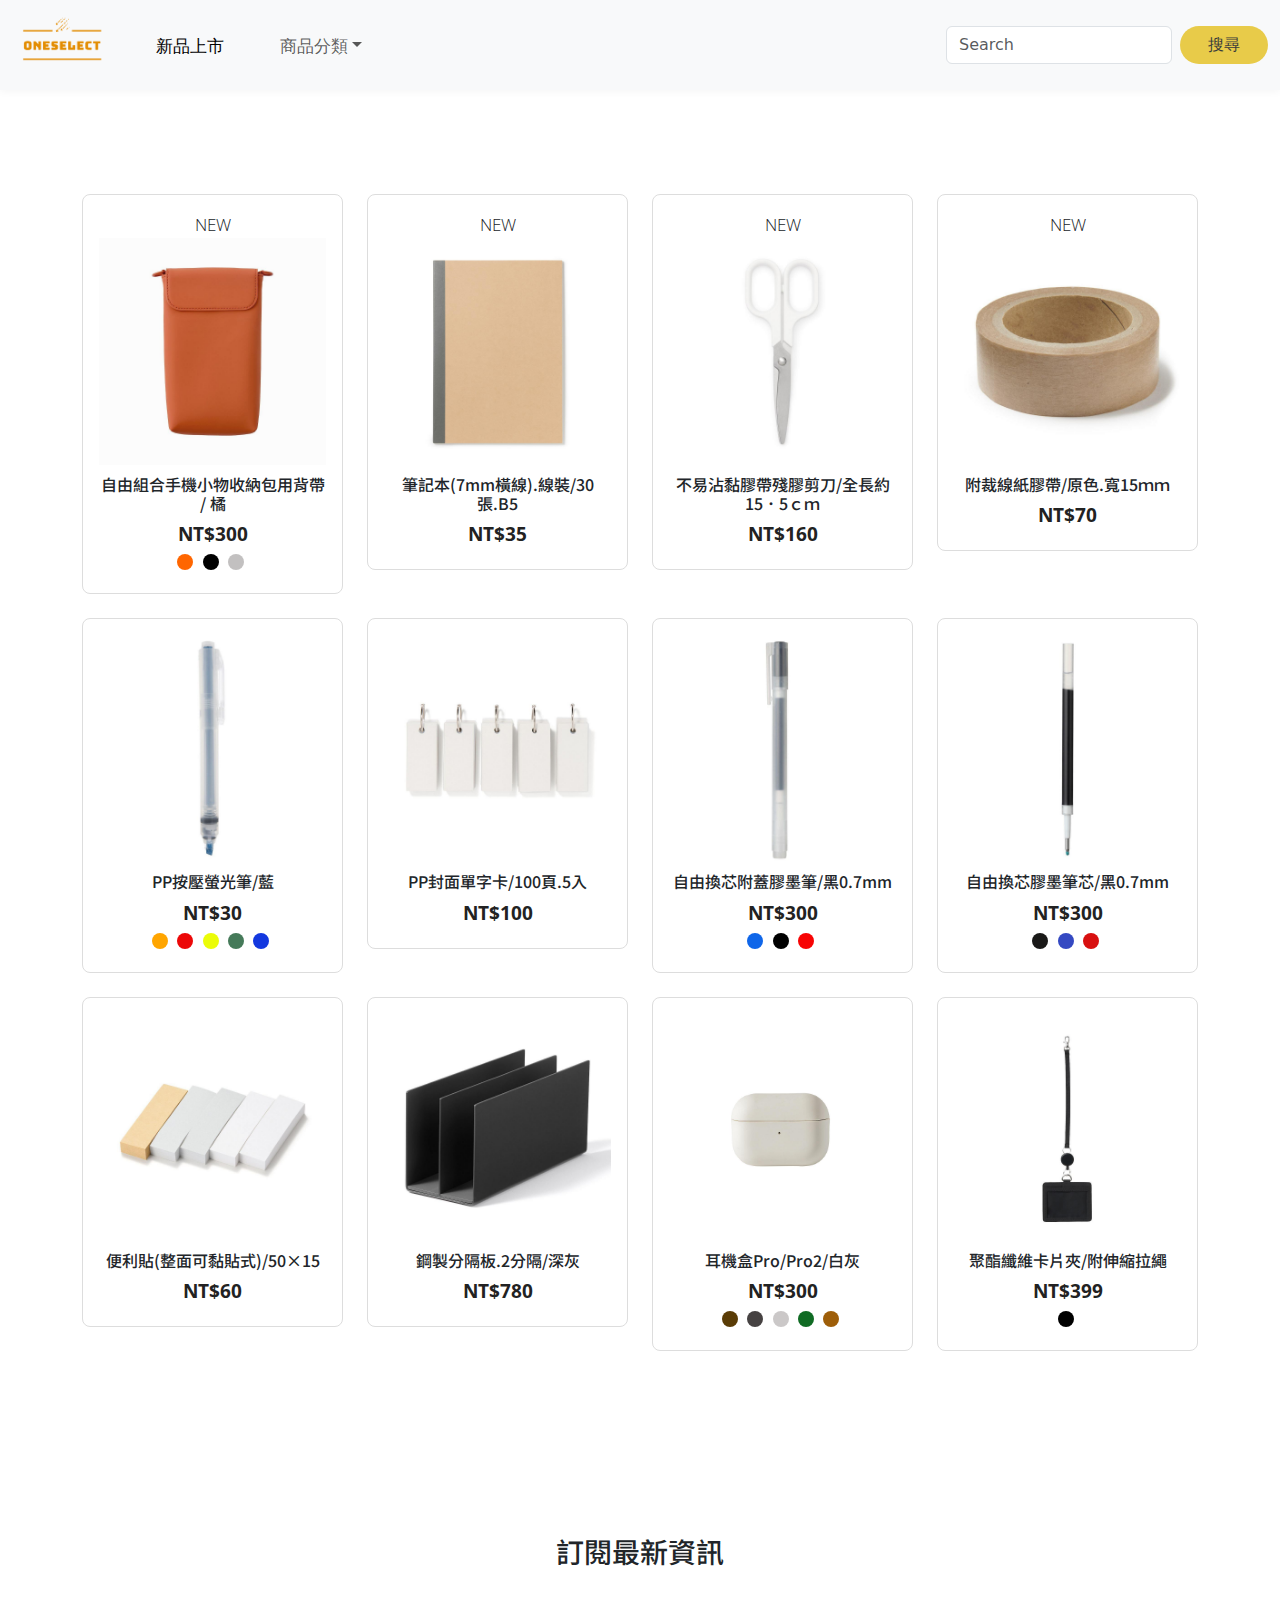
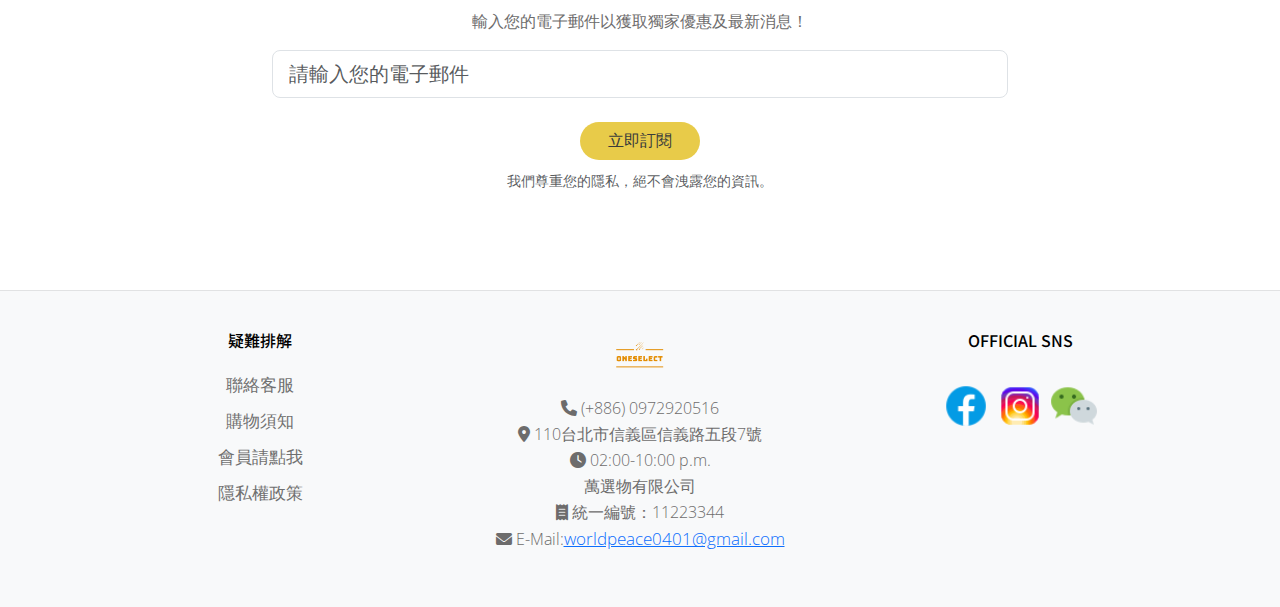
<file: Groceries.html>
<!doctype html>
<html lang="en">
    <head>
        <meta charset="utf-8">
        <meta name="viewport" content="width=device-width, initial-scale=1">
        <title>OneSelect</title>
        <link rel="icon" type="image/png" href="img/titlelogo-bgwhite.png">
        <script src="https://cdn.jsdelivr.net/npm/bootstrap@5.3.3/dist/js/bootstrap.bundle.min.js" integrity="sha384-YvpcrYf0tY3lHB60NNkmXc5s9fDVZLESaAA55NDzOxhy9GkcIdslK1eN7N6jIeHz" crossorigin="anonymous"></script>
        <link href="https://cdn.jsdelivr.net/npm/bootstrap@5.3.3/dist/css/bootstrap.min.css" rel="stylesheet" integrity="sha384-QWTKZyjpPEjISv5WaRU9OFeRpok6YctnYmDr5pNlyT2bRjXh0JMhjY6hW+ALEwIH" crossorigin="anonymous">
        <!--引用資料夾的CSS-->
        <link rel="stylesheet" href="css/style.css">
        <!--中文字型，都是在google font上面找的-->
        <link rel="preconnect" href="https://fonts.googleapis.com">
        <link rel="preconnect" href="https://fonts.gstatic.com" crossorigin>
        <link href="https://fonts.googleapis.com/css2?family=Noto+Sans+TC:wght@500&display=swap" rel="stylesheet">
        <!--英文字型，都是在google font上面找的-->
        <link rel="preconnect" href="https://fonts.googleapis.com">
        <link rel="preconnect" href="https://fonts.gstatic.com" crossorigin>
        <link href="https://fonts.googleapis.com/css2?family=Open+Sans:ital,wght@0,300;1,300&display=swap" rel="stylesheet">
        <!--font awesome css-->
        <link rel="stylesheet" href="https://cdnjs.cloudflare.com/ajax/libs/font-awesome/6.0.0-beta3/css/all.min.css">
    </head>
    <body>
        <header>
            <nav class="navbar navbar-expand-lg bg-body-tertiary">
                <div class="container-fluid">
                    <a class="navbar-brand" href="index.html">
                        <img src="img/logo-transparent.png">
                    </a>
                    <button class="navbar-toggler" type="button" data-bs-toggle="collapse" data-bs-target="#navbarSupportedContent" aria-controls="navbarSupportedContent" aria-expanded="false" aria-label="Toggle navigation">
                    <span class="navbar-toggler-icon"></span>
                    </button>
                        <div class="collapse navbar-collapse" id="navbarSupportedContent">
                            <ul class="navbar-nav me-auto mb-2 mb-lg-0">
                                <li class="nav-item">
                                    <a class="nav-link active" aria-current="page" href="#" id="newProductLink">新品上市</a>
                                </li>
                                <li class="nav-item dropdown">
                                    <a class="nav-link dropdown-toggle" href="#" role="button" data-bs-toggle="dropdown" aria-expanded="false">商品分類</a>
                                    <ul class="dropdown-menu">
                                        <li><a class="dropdown-item" href="Groceries.html">文具雜貨</a></li>
                                        <li><a class="dropdown-item" href="cloth.html">服飾配件</a></li>
                                        <li><a class="dropdown-item" href="shose.html">潮流鞋款</a></li>
                                        <li><hr class="dropdown-divider"></li>
                                        <li><a class="dropdown-item" href="all.html">查看所有</a></li>
                                    </ul>
                                </li>
                            </ul>
                            <form class="d-flex" role="search">
                                <input class="form-control me-2" type="search" placeholder="Search" aria-label="Search">
                                <button class="btn btn-outline-success" type="submit">搜尋</button>
                            </form>
                        </div>
                    </div>
                </div>
                <!--彈出視窗-->
                <div id="popup" style="display:none; position:fixed; top:50%; left:50%; transform:translate(-50%,-50%); background:#fff; border-radius:8px; box-shadow:0 2px 8px rgba(0,0,0,0.2); padding:32px 48px; z-index:9999;">
                    <span id="closePopup" style="position:absolute; top:8px; right:16px; cursor:pointer; font-size:20px;">&times;</span>
                    <div style="font-size:20px; text-align:center;">敬請期待</div>
                </div>
            </nav>
        </header>
        <main class="main-content">
            <section id="second">
                <div class="container my-4">
                    <div class="row g-4">
                        <!-- 商品卡片範例 -->
                        <div class="col-md-3 col-sm-6">
                            <div class="product-card">
                                <span class="new-label">NEW</span>
                                <a href="https://shop.muji.tw/SalePage/Index/10525596" target="blank"><img src="img/bag.jpg" alt="商品圖片"></a>
                                <h6>自由組合手機小物收納包用背帶 / 橘</h6>
                                <p class="product-price">NT$300</p>
                                <div class="color-options">
                                    <span style="background-color: rgb(255, 102, 0);"></span>
                                    <span style="background-color: black;"></span>
                                    <span style="background-color: rgba(167, 163, 163, 0.692);"></span>
                                </div>
                                <div class="action-icons">
                                    <i class="bi bi-heart"></i>
                                    <i class="bi bi-cart"></i>
                                </div>
                            </div>
                        </div>
                        <div class="col-md-3 col-sm-6">
                            <div class="product-card">
                                <span class="new-label">NEW</span>
                                <a href="https://shop.muji.tw/SalePage/Index/10355985" target="blank"><img src="img/notebook.jpg" alt="商品圖片"></a>
                                <h6>筆記本(7mm橫線).線裝/30張.B5</h6>
                                <p class="product-price">NT$35</p>
                                <div class="action-icons">
                                    <i class="bi bi-heart"></i>
                                    <i class="bi bi-cart"></i>
                                </div>
                            </div>
                        </div>
                        <div class="col-md-3 col-sm-6">
                            <div class="product-card">
                                <span class="new-label">NEW</span>
                                <a href="https://shop.muji.tw/SalePage/Index/10203899" target="blank"><img src="img/Scissors.jpg" alt="商品圖片"></a>
                                <h6>不易沾黏膠帶殘膠剪刀/全長約15．5ｃｍ</h6>
                                <p class="product-price">NT$160</p>
                                <div class="action-icons">
                                    <i class="bi bi-heart"></i>
                                    <i class="bi bi-cart"></i>
                                </div>
                            </div>
                        </div>
                        <div class="col-md-3 col-sm-6">
                            <div class="product-card">
                                <span class="new-label">NEW</span>
                                <a href="https://shop.muji.tw/SalePage/Index/9760931" target="blank"><img src="img/tape.jpg" alt="商品圖片"></a>
                                <h6>附裁線紙膠帶/原色.寬15ｍｍ</h6>
                                <p class="product-price">NT$70</p>
                                <div class="action-icons">
                                    <i class="bi bi-heart"></i>
                                    <i class="bi bi-cart"></i>
                                </div>
                            </div>
                        </div>
                        <div class="col-md-3 col-sm-6">
                            <div class="product-card">
                                <a href="https://shop.muji.tw/SalePage/Index/8919051" target="blank"><img src="img/highlighter pen.jpg" alt="商品圖片"></a>
                                <h6>PP按壓螢光筆/藍</h6>
                                <p class="product-price">NT$30</p>
                                <div class="color-options">
                                    <span style="background-color: orange;"></span>
                                    <span style="background-color: rgb(236, 8, 8);"></span>
                                    <span style="background-color: rgb(235, 252, 8);"></span>
                                    <span style="background-color: rgb(69, 122, 89);"></span>
                                    <span style="background-color: rgb(19, 56, 223);"></span>
                                </div>
                                <div class="action-icons">
                                    <i class="bi bi-heart"></i>
                                    <i class="bi bi-cart"></i>
                                </div>
                            </div>
                        </div>
                        <div class="col-md-3 col-sm-6">
                            <div class="product-card">
                                <a href="https://shop.muji.tw/SalePage/Index/8918058" target="blank"><img src="img/word cards.jpg" alt="商品圖片"></a>
                                <h6>PP封面單字卡/100頁.5入</h6>
                                <p class="product-price">NT$100</p>
                                <div class="action-icons">
                                    <i class="bi bi-heart"></i>
                                    <i class="bi bi-cart"></i>
                                </div>
                            </div>
                        </div>
                        <div class="col-md-3 col-sm-6">
                            <div class="product-card">
                                <a href="https://shop.muji.tw/SalePage/Index/8919073" target="blank"><img src="img/Pen.jpg" alt="商品圖片"></a>
                                <h6>自由換芯附蓋膠墨筆/黑0.7mm</h6>
                                <p class="product-price">NT$300</p>
                                <div class="color-options">
                                    <span style="background-color: rgb(15, 102, 233);"></span>
                                    <span style="background-color: black;"></span>
                                    <span style="background-color: rgb(247, 4, 4);"></span>
                                </div>
                                <div class="action-icons">
                                    <i class="bi bi-heart"></i>
                                    <i class="bi bi-cart"></i>
                                </div>
                            </div>
                        </div>
                        <div class="col-md-3 col-sm-6">
                            <div class="product-card">
                                <a href="https://shop.muji.tw/SalePage/Index/8919079" target="blank"><img src="img/Refill.jpg" alt="商品圖片"></a>
                                <h6>自由換芯膠墨筆芯/黑0.7mm</h6>
                                <p class="product-price">NT$300</p>
                                <div class="color-options">
                                    <span style="background-color: rgb(26, 25, 24);"></span>
                                    <span style="background-color: rgb(52, 73, 194);"></span>
                                    <span style="background-color: rgb(216, 16, 16);"></span>
                                </div>
                                <div class="action-icons">
                                    <i class="bi bi-heart"></i>
                                    <i class="bi bi-cart"></i>
                                </div>
                            </div>
                        </div>
                        <div class="col-md-3 col-sm-6">
                            <div class="product-card">
                                <a href="https://shop.muji.tw/SalePage/Index/9680959" target="blank"><img src="img/sticky notes.jpg" alt="商品圖片"></a>
                                <h6>便利貼(整面可黏貼式)/50×15</h6>
                                <p class="product-price">NT$60</p>
                                <div class="action-icons">
                                    <i class="bi bi-heart"></i>
                                    <i class="bi bi-cart"></i>
                                </div>
                            </div>
                        </div>
                        <div class="col-md-3 col-sm-6">
                            <div class="product-card">
                                <a href="https://shop.muji.tw/SalePage/Index/10330664" target=blank><img src="img/Divider box.jpg" alt="商品圖片"></a>
                                <h6>鋼製分隔板.2分隔/深灰</h6>
                                <p class="product-price">NT$780</p>
                                <div class="action-icons">
                                    <i class="bi bi-heart"></i>
                                    <i class="bi bi-cart"></i>
                                </div>
                            </div>
                        </div>
                        <div class="col-md-3 col-sm-6">
                            <div class="product-card">
                                <a href="https://shop.muji.tw/SalePage/Index/10391422" target="blank"><img src="img/air pads box.jpg" alt="商品圖片"></a>
                                <h6>耳機盒Pro/Pro2/白灰</h6>
                                <p class="product-price">NT$300</p>
                                <div class="color-options">
                                    <span style="background-color: rgb(90, 60, 6);"></span>
                                    <span style="background-color: rgb(70, 66, 66);"></span>
                                    <span style="background-color: rgba(192, 188, 188, 0.822);"></span>
                                    <span style="background-color: rgb(16, 107, 36);"></span>
                                    <span style="background-color: rgb(158, 94, 9);"></span>
                                </div>
                                <div class="action-icons">
                                    <i class="bi bi-heart"></i>
                                    <i class="bi bi-cart"></i>
                                </div>
                            </div>
                        </div>
                        <div class="col-md-3 col-sm-6">
                            <div class="product-card">
                                <a href="https://shop.muji.tw/SalePage/Index/8916845" target="blank"><img src="img/card holder.jpg" alt="商品圖片"></a>
                                <h6>聚酯纖維卡片夾/附伸縮拉繩</h6>
                                <p class="product-price">NT$399</p>
                                <div class="color-options">
                                    <span style="background-color: black;"></span>
                                </div>
                                <div class="action-icons">
                                    <i class="bi bi-heart"></i>
                                    <i class="bi bi-cart"></i>
                                </div>
                            </div>
                        </div>
                    </div>
                </div>
            </section>
        </main>
    <section id="email">
        <div class="container">
            <div class="row">
            <div class="col-md-8 offset-md-2 text-center">
                <h3>訂閱最新資訊</h3>
                <p>輸入您的電子郵件以獲取獨家優惠及最新消息！</p>
                <div class="input-group input-group-lg">
                    <input type="email" class="form-control" aria-label="Email input" placeholder="請輸入您的電子郵件">
                </div>
                <a class="btn btn-primary btn-lg mt-4" href="#" role="button">立即訂閱</a>
                <p class="mt-2 text-muted" style="font-size: 0.9rem;">我們尊重您的隱私，絕不會洩露您的資訊。</p>
            </div>
            </div>
        </div>
    </section>
    <footer>
        <div class="container">
            <div class="row">
                <div class="col-md-4 text-center">
                    <h4>疑難排解</h4>
                    <!-- 頁尾連結 -->
                    <ul class="footer-links">
                        <li><a href="#" data-bs-toggle="offcanvas" data-bs-target="#offcanvasFAQ">聯絡客服</a></li>
                        <li><a href="#" data-bs-toggle="offcanvas" data-bs-target="#offcanvasNotice">購物須知</a></li>
                        <li><a href="#" data-bs-toggle="offcanvas" data-bs-target="#offcanvasMember">會員請點我</a></li>
                        <li><a href="#" data-bs-toggle="offcanvas" data-bs-target="#offcanvasPrivacy">隱私權政策</a></li>
                    </ul>
                    <!-- FAQ Offcanvas -->
                    <div class="offcanvas offcanvas-end" tabindex="-1" id="offcanvasFAQ" aria-labelledby="offcanvasFAQLabel">
                    <div class="offcanvas-header">
                        <h5 class="offcanvas-title" id="offcanvasFAQLabel">聯絡客服</h5>
                        <button type="button" class="btn-close text-reset" data-bs-dismiss="offcanvas"></button>
                    </div>
                    <div class="offcanvas-body">
                        <p>
                            如購買上有任何問題，您可透過下列任一方式聯絡我們。
                            <br><a href="https://www.facebook.com/?locale=zh_TW" target="blank">Facebook粉絲團</a>
                            <br><a href="https://www.instagram.com/">Instagram粉絲專頁</a>
                        </p>
                    </div>
                    </div>
                    <!-- 購物須知 Offcanvas -->
                    <div class="offcanvas offcanvas-end" tabindex="-1" id="offcanvasNotice" aria-labelledby="offcanvasNoticeLabel">
                    <div class="offcanvas-header">
                        <h5 class="offcanvas-title" id="offcanvasNoticeLabel">購物須知</h5>
                        <button type="button" class="btn-close text-reset" data-bs-dismiss="offcanvas"></button>
                    </div>
                    <div class="offcanvas-body">
                        <p>
                            商品寄送時間
                            ※  出貨時間為週一至週五早上11點至晚上5點，
                            如倉庫有現貨庫存,出貨日約為訂單成立的1-3個工作天
                            部分商品如因倉庫缺貨須跟門市調貨時,出貨日約需7-10個工作天,敬請見諒
                            若遇假日及國定休假則可能順延出貨，週五晚上的訂單會於週一上班日後寄出。<br> 
                            國內運送
                            <br>※  付款方式 :
                            <br>1.【超商取貨付款】(外島地區不提供) :  7 - 11 便利商店
                            <br>2.【宅配到府】: ATM轉帳、線上刷卡 (VISA , MASTERCARD , JCB)，貨到付款 (僅限台灣本島)
                            <br>✽ 由於超商取貨體積限制45cm x 30cm x 30cm以內，如購買抱枕、安全帽、鞋子等佔體積商品將以宅配寄送。   
                            <br>３. 【宅配到府貨到付款】: 需加收商品金額 1% 手續費。
                            <br>※  運送方式 :
                            <br>1. 超商運送 / 運費70  ( 貨到付款，搭配7-11便利商店，外島地區不提供) 
                            <br>2. 宅配運送 / 台灣本島-運費100 (搭配新竹物流，可貨到付款) / 台灣離島-運費220 (搭配黑貓宅急便，需先付款完成)
                            <br>✽ 全館滿 NT$2500免運 (限台灣本島地區) 
                        </p>
                    </div>
                    </div>
                    <!-- 會員 Offcanvas -->
                    <div class="offcanvas offcanvas-end" tabindex="-1" id="offcanvasMember" aria-labelledby="offcanvasMemberLabel">
                    <div class="offcanvas-header">
                        <h5 class="offcanvas-title" id="offcanvasMemberLabel">會員專區</h5>
                        <button type="button" class="btn-close text-reset" data-bs-dismiss="offcanvas"></button>
                    </div>
                    <div class="offcanvas-body">
                        <p>會員註冊及會員資格註銷
                        <br>（一）您需註冊本網路商店之會員方能使用本網路商店之訂購服務。於您成功註冊本網路商店會員時，亦將同時成功註冊萬選物網路商店會員。
                        <br>（二） 如您曾因違反本契約而被註銷會員資格、或申請註冊會員時含虛偽不實內容、或經本公司判斷不宜給予會員資格的情況時，將拒絕您的會員註冊申請，已完成註冊程序者，本公司並將註銷您的會員資格。又因萬選物網路商店會員帳號之註冊、停權、註銷或刪除等會員權益變動效果共通，任一平台之會員權益有前述情事時，另一方之會員權益亦將為相同之設定。
                        <br>（三）如您有下列各款事由之一時，本公司將禁止您使用本網路商店之訂購服務或註銷您的會員資格:
                        以虛偽不實內容申請註冊會員。
                        有妨害本網路商店服務之行為，或有妨害之虞者(包括但不限於異常頻繁退貨)。
                        於本網路商店違法使用信用卡進行交易。
                        不當使用自己或他人之會員帳號、電子郵件或密碼之行為。
                        基於轉售或其他不當之營利目的而於本網路商店進行訂購。
                        侵害本公司、其他使用者或第三人之權益或有侵害之虞者。
                        違反公序良俗或有違反之虞者。
                        不當註冊並持有複數會員帳號者。
                        其他經本公司判斷為不適當之行為者。
                        <br>（四）本公司對於曾因本條第(二)項或第(三)項情形遭停權、拒絕或註銷之會員，將於註銷會員資格後，在顧客管理目的之範圍內，最小限度保留會員資料（如電話及電子郵件等），作為拒絕重新註冊為本網路商店會員之辨識資料。
                        </p>
                    </div>
                    </div>
                    <!-- 隱私權政策 Offcanvas -->
                    <div class="offcanvas offcanvas-end" tabindex="-1" id="offcanvasPrivacy" aria-labelledby="offcanvasPrivacyLabel">
                    <div class="offcanvas-header">
                        <h5 class="offcanvas-title" id="offcanvasPrivacyLabel">隱私權政策</h5>
                        <button type="button" class="btn-close text-reset" data-bs-dismiss="offcanvas"></button>
                    </div>
                    <div class="offcanvas-body">
                        <p>本公司致力於遵守保護個人資料的相關法令及本公司隱私保護政策，妥善管理和保護用戶的隱私權。
                            本公司以合法公正的方法取得個人資料。
                            本公司依照法律告知蒐集目的，除法律另有規定外，本公司僅在下述蒐集目的範圍内使用個人資料。
                            本公司採取必要且適當的措施以安全管理取得之個人資料。
                            除下述告知範圍或法律另有規定外，本公司不會將個人資料提供給第三人。
                            本公司在接獲顧客本人提出個人資料的確認、修正、停止使用、刪除等相關要求時，將會依法妥適處理。
                            若您的會員帳號密碼遭到冒用，請撥打客服專線或是經由客服信箱聯絡本公司，公司將依照您的請求處理您的帳號。（如停止使用或刪除等相關要求）
                            另本公司應於知悉您帳號密碼被冒用時，立即暫停該帳號所生交易之處理及後續利用。
                            本網站使用通行標準的TLS（傳輸層安全協定）保護系統，您的個人資訊傳輸受到加密以保障安全性。
                            當您於本網站輸入個人資料完成活動參加程序或開始使用本服務時，
                            即視為您已清楚瞭解並同意以下本公司蒐集、處理或利用您個人資料之目的及用途。</p>
                    </div>
                    </div>
                </div>
                <div class="col-md-4 text-center" >
                    <img src="img/logo-bgwhite.png" alt="" width="150">
                    <p>
                        <i class="fa-solid fa-phone"></i> (+886) 0972920516<br>
                        <i class="fa-solid fa-location-dot"></i> 110台北市信義區信義路五段7號<br>
                        <i class="fa-solid fa-clock"></i> 02:00-10:00 p.m.<br>
                        萬選物有限公司<br>
                        <i class="fa-solid fa-receipt"></i> 統一編號：11223344<br>
                        <i class="fa-solid fa-envelope"></i> E-Mail:<a href="mailto:worldpeace0401@gmail.com">worldpeace0401@gmail.com</a>
                    </p>
                </div>
                <div class="col-md-4 text-center">
                    <h4>OFFICIAL SNS</h4>
                    <a><img src="img/icons8-facebook-48.png"></a>
                    <a><img src="img/icons8-instagram-48.png"></a>
                    <a><img src="img/icons8-wechat-48.png"></a>
                </div>
            </div>
        </div>
        </footer>
        <script>
            document.getElementById('newProductLink').addEventListener('click', function(event) {
                event.preventDefault();
                document.getElementById('popup').style.display = 'block';
            });
            document.getElementById('closePopup').addEventListener('click', function() {
                document.getElementById('popup').style.display = 'none';
            });
        </script>
    </body>
</html>
</file>
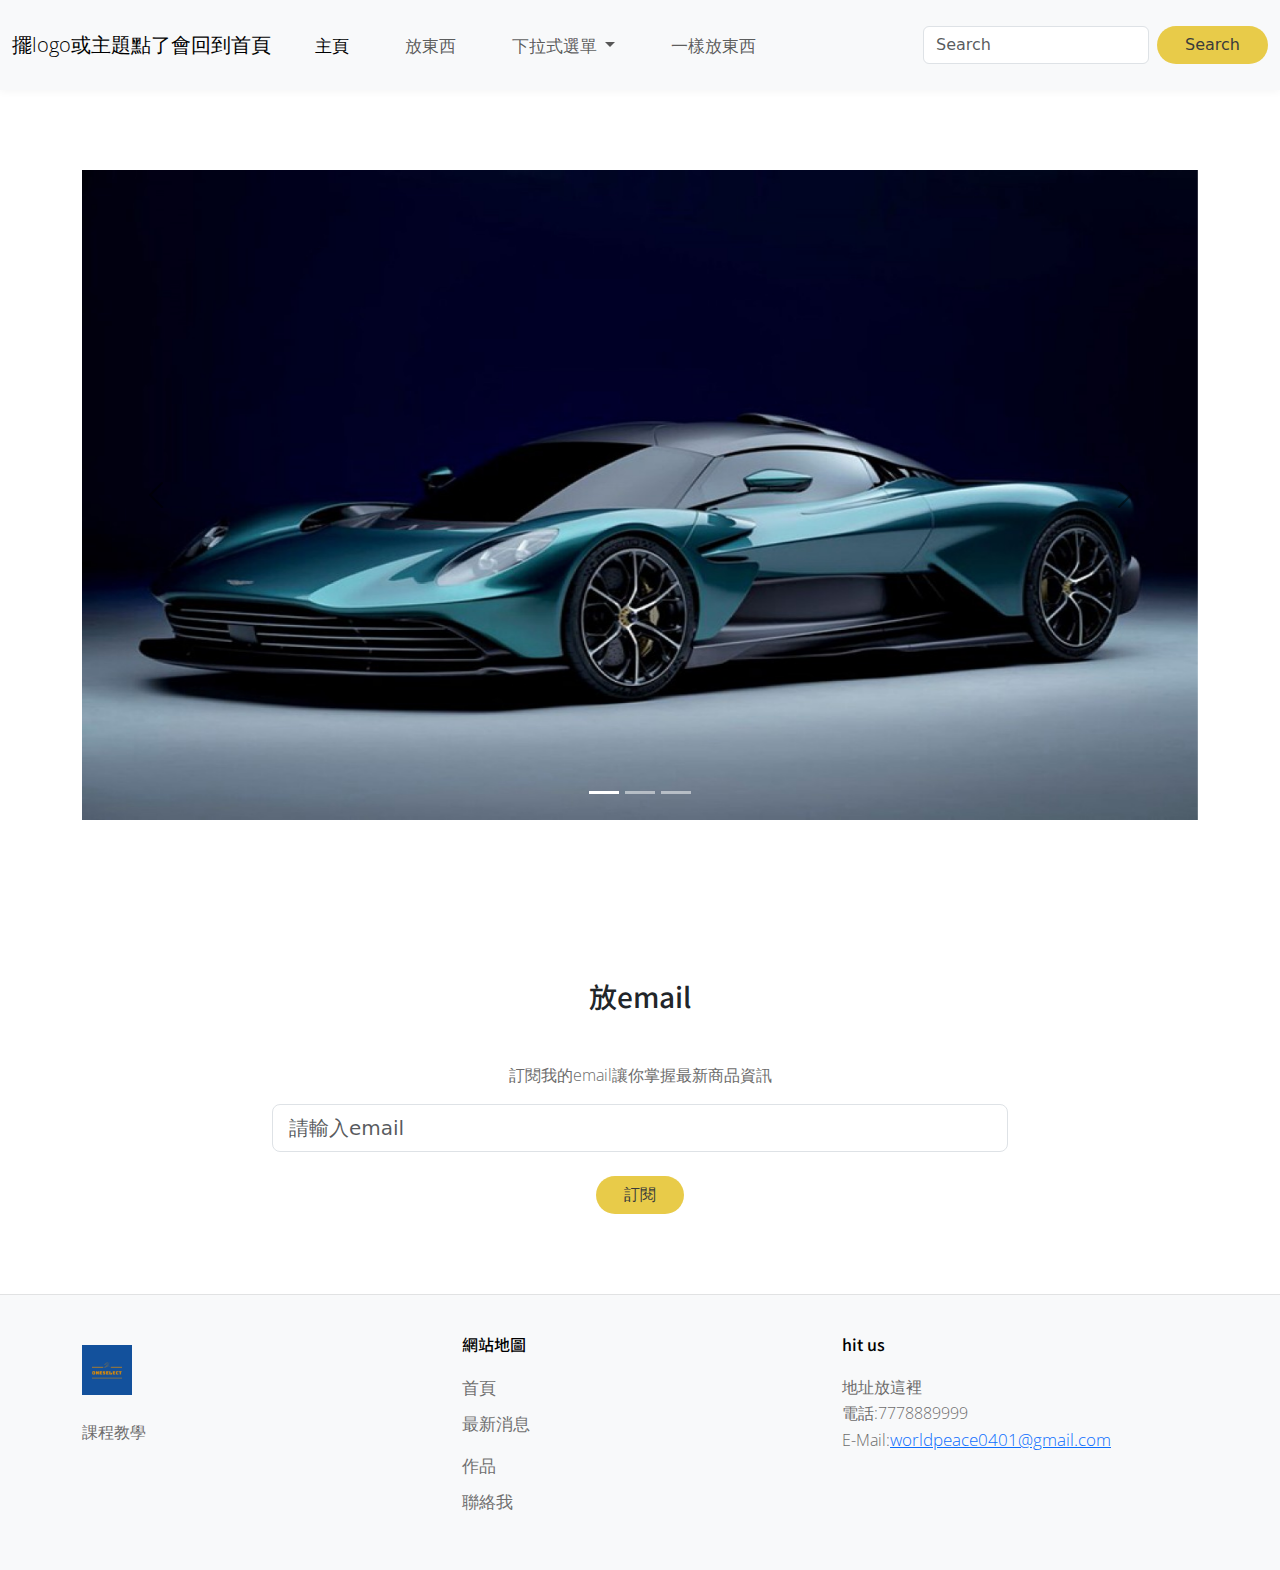
<file: second.html>
<!doctype html>
<html lang="en">
    <head>
        <meta charset="utf-8">
        <meta name="viewport" content="width=device-width, initial-scale=1">
        <title>褲到不行</title>
        <script src="https://cdn.jsdelivr.net/npm/bootstrap@5.3.3/dist/js/bootstrap.bundle.min.js" integrity="sha384-YvpcrYf0tY3lHB60NNkmXc5s9fDVZLESaAA55NDzOxhy9GkcIdslK1eN7N6jIeHz" crossorigin="anonymous"></script>
        <link href="https://cdn.jsdelivr.net/npm/bootstrap@5.3.3/dist/css/bootstrap.min.css" rel="stylesheet" integrity="sha384-QWTKZyjpPEjISv5WaRU9OFeRpok6YctnYmDr5pNlyT2bRjXh0JMhjY6hW+ALEwIH" crossorigin="anonymous">
        <!--引用資料夾的CSS-->
        <link rel="stylesheet" href="css/style.css">
        <!--中文字型，都是在google font上面找的-->
        <link rel="preconnect" href="https://fonts.googleapis.com">
        <link rel="preconnect" href="https://fonts.gstatic.com" crossorigin>
        <link href="https://fonts.googleapis.com/css2?family=Noto+Sans+TC:wght@500&display=swap" rel="stylesheet">
        <!--英文字型，都是在google font上面找的-->
        <link rel="preconnect" href="https://fonts.googleapis.com">
        <link rel="preconnect" href="https://fonts.gstatic.com" crossorigin>
        <link href="https://fonts.googleapis.com/css2?family=Open+Sans:ital,wght@0,300;1,300&display=swap" rel="stylesheet">
        <!--font awesome css-->
        <link rel="stylesheet" href="https://cdnjs.cloudflare.com/ajax/libs/font-awesome/6.0.0-beta3/css/all.min.css">
    </head>
    <body>
    <header>
        <nav class="navbar navbar-expand-lg bg-body-tertiary">
            <div class="container-fluid">
            <a class="navbar-brand" href="index.html">擺logo或主題點了會回到首頁</a>
            <button class="navbar-toggler" type="button" data-bs-toggle="collapse" data-bs-target="#navbarSupportedContent" aria-controls="navbarSupportedContent" aria-expanded="false" aria-label="Toggle navigation">
            <span class="navbar-toggler-icon"></span>
            </button>
            <div class="collapse navbar-collapse" id="navbarSupportedContent">
            <ul class="navbar-nav me-auto mb-2 mb-lg-0">
                <li class="nav-item">
                <a class="nav-link active" aria-current="page" href="index.html">主頁</a>
                </li>
                <li class="nav-item">
                <a class="nav-link" href="#">放東西</a>
                </li>
                <li class="nav-item dropdown">
                <a class="nav-link dropdown-toggle" href="#" role="button" data-bs-toggle="dropdown" aria-expanded="false">
                    下拉式選單
                </a>
                <ul class="dropdown-menu">
                    <li><a class="dropdown-item" href="second.html">商品1</a></li>
                    <li><a class="dropdown-item" href="#">商品2</a></li>
                    <li><hr class="dropdown-divider"></li>
                    <li><a class="dropdown-item" href="#">其他東西</a></li>
                </ul>
                </li>
                <li class="nav-item">
                    <a class="nav-link" href="#">一樣放東西</a>
                </li>
            </ul>
            <form class="d-flex" role="search">
                <input class="form-control me-2" type="search" placeholder="Search" aria-label="Search">
                <button class="btn btn-outline-success" type="submit">Search</button>
            </form>
            </div>
        </div>
        </nav>
    </header>
    <section id="second">
        <div class="container">
            <div class="row">
                <div id="carouselExampleIndicators" class="carousel slide">
                    <div class="carousel-indicators">
                        <button type="button" data-bs-target="#carouselExampleIndicators" data-bs-slide-to="0" class="active" aria-current="true" aria-label="Slide 1"></button>
                        <button type="button" data-bs-target="#carouselExampleIndicators" data-bs-slide-to="1" aria-label="Slide 2"></button>
                        <button type="button" data-bs-target="#carouselExampleIndicators" data-bs-slide-to="2" aria-label="Slide 3"></button>
                    </div>
                    <div class="carousel-inner">
                        <div class="carousel-item active">
                            <img src="img/car1.jpg" class="d-block w-100" alt="aston martin" style="height: 650px;">
                        </div>
                        <div class="carousel-item">
                            <img src="img/car2.jpg" class="d-block w-100" alt="Ferrari F80" style="height: 650px;">
                        </div>
                        <div class="carousel-item">
                            <img src="img/car3.jpg" class="d-block w-100" alt="Ferrari SF90" style="height: 650px;">
                        </div>
                    </div>
                        <button class="carousel-control-prev" type="button" data-bs-target="#carouselExampleIndicators" data-bs-slide="prev">
                            <span class="carousel-control-prev-icon" aria-hidden="true"></span>
                            <span class="visually-hidden">Previous</span>
                        </button>
                        <button class="carousel-control-next" type="button" data-bs-target="#carouselExampleIndicators" data-bs-slide="next">
                            <span class="carousel-control-next-icon" aria-hidden="true"></span>
                            <span class="visually-hidden">Next</span>
                        </button>
                    </div>
                </div>
            </div>
        </div>
    </section>
    <section id="email">
        <div class="container">
        <div class="row">
            <div class="col-md-8 offset-md-2 text-center">
            <h3>放email</h3>
            </div>
        </div>
        <div class="row">
            <div class="col-md-8 offset-md-2 text-center">
            <p>訂閱我的email讓你掌握最新商品資訊</p>
            <div class="input-group input-group-lg">
                <input type="text" class="form-control" aria-label="Sizing example input" aria-describedby="inputGroup-sizing-lg" placeholder="請輸入email">
            </div>
            <a class="btn btn-primary btn-lg mt-4" href="#" role="button">訂閱</a>
            </div>
        </div>
        </div>
    </section>
    <footer>
        <div class="container">
        <div class="row">
            <div class="col-md-4">
            <img src="img/logo.png" alt="" width="200">
            <p>課程教學</p>
            </div>
            <div class="col-md-4">
            <h4>網站地圖</h4>
            <ul>
                <li><a href="index.html">首頁</a></li>
                <li><a href="#">最新消息</a></li>
            </ul>
            <ul>
                <li><a href="#">作品</a></li>
                <li><a href="#">聯絡我</a></li>
            </ul>
            </div>
            <div class="col-md-4">
            <h4>hit us</h4>
            <p>
                地址放這裡<br>
                電話:7778889999<br>
                E-Mail:<a href="mailto:worldpeace0401@gmail.com">worldpeace0401@gmail.com</a>
            </p>
            </div>
        </div>
        </div>
    </footer>
    </body>
</html>
</file>
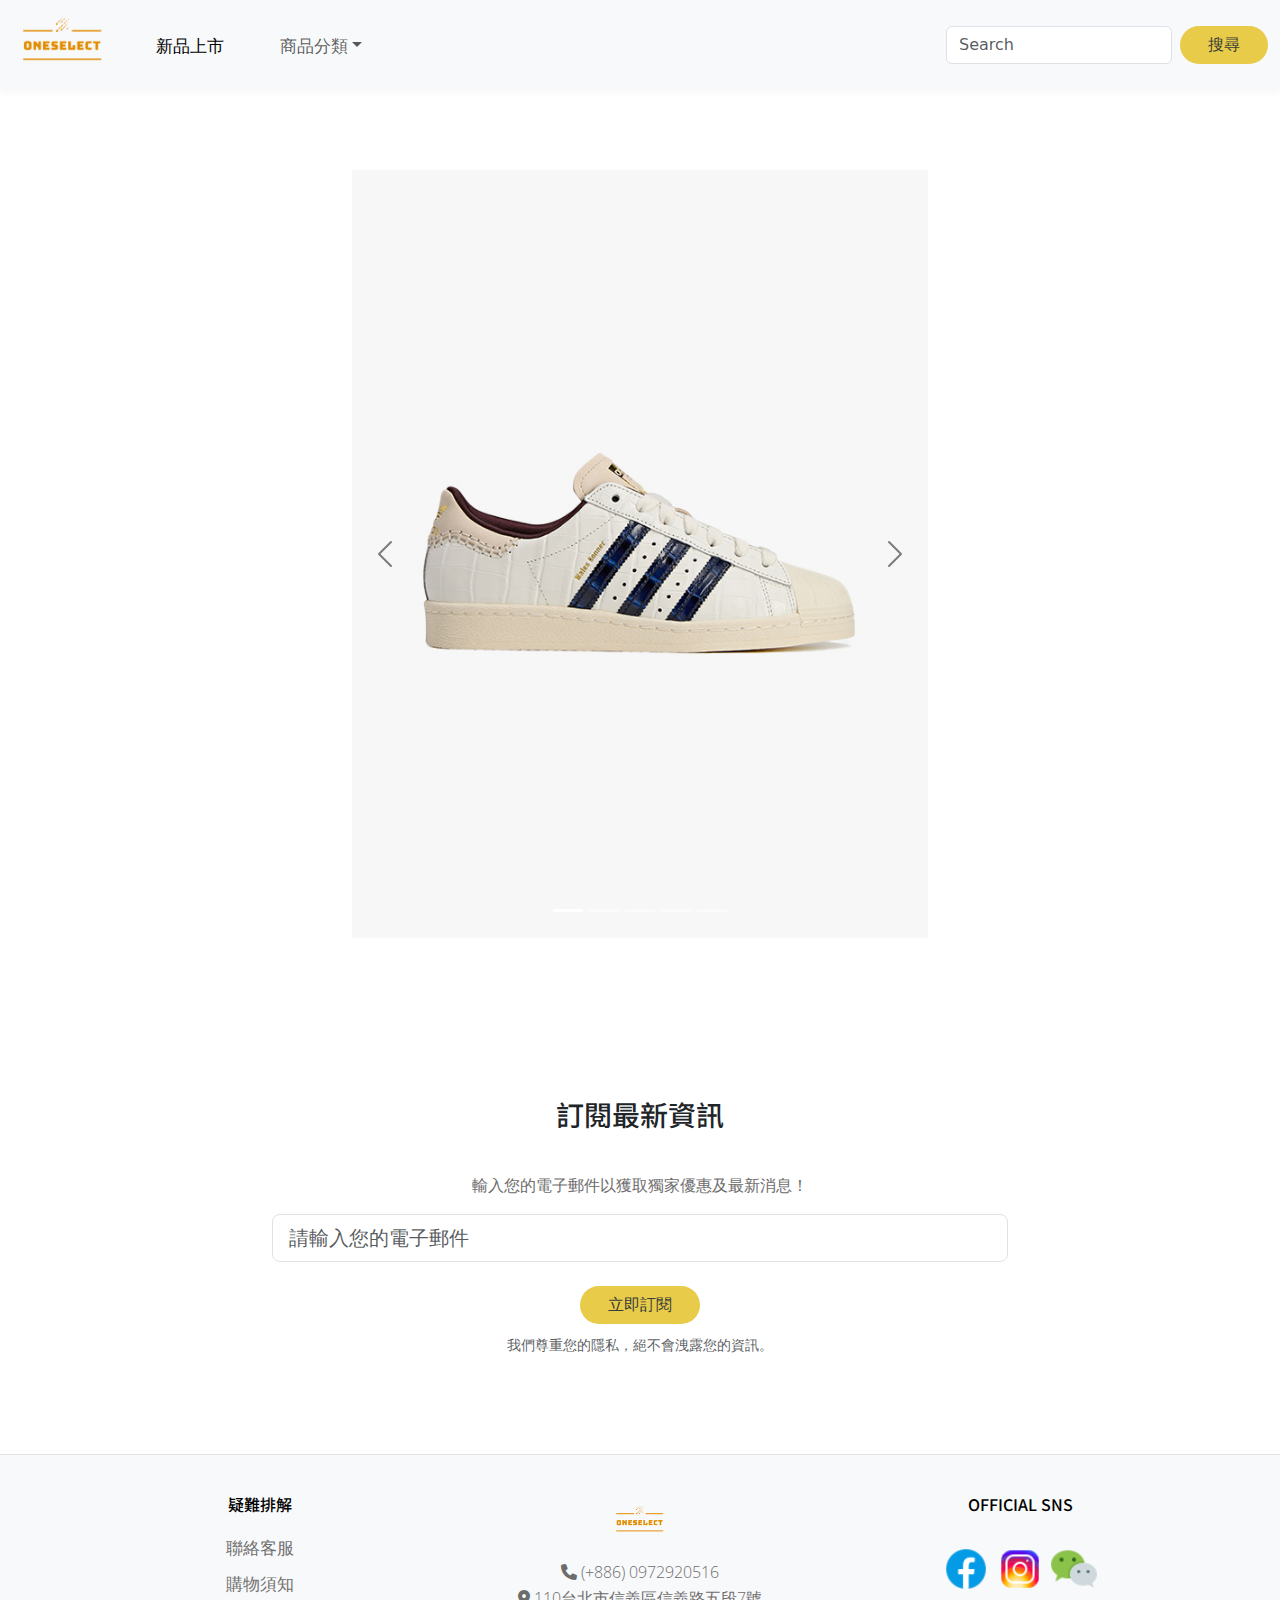
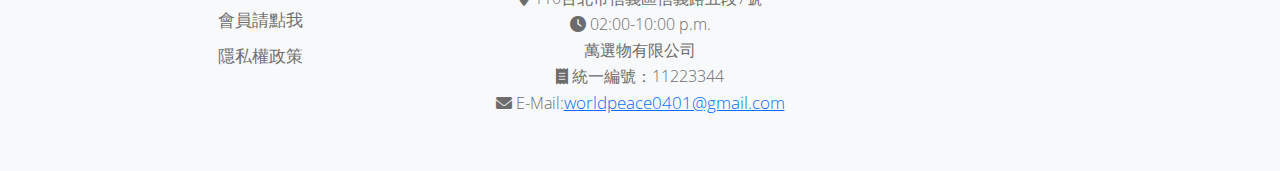
<file: shose.html>
<!doctype html>
<html lang="en">
    <head>
        <meta charset="utf-8">
        <meta name="viewport" content="width=device-width, initial-scale=1">
        <title>OneSelect</title>
        <link rel="icon" type="image/png" href="img/titlelogo-bgwhite.png">
        <script src="https://cdn.jsdelivr.net/npm/bootstrap@5.3.3/dist/js/bootstrap.bundle.min.js" integrity="sha384-YvpcrYf0tY3lHB60NNkmXc5s9fDVZLESaAA55NDzOxhy9GkcIdslK1eN7N6jIeHz" crossorigin="anonymous"></script>
        <link href="https://cdn.jsdelivr.net/npm/bootstrap@5.3.3/dist/css/bootstrap.min.css" rel="stylesheet" integrity="sha384-QWTKZyjpPEjISv5WaRU9OFeRpok6YctnYmDr5pNlyT2bRjXh0JMhjY6hW+ALEwIH" crossorigin="anonymous">
        <!--引用資料夾的CSS-->
        <link rel="stylesheet" href="css/style.css">
        <!--中文字型，都是在google font上面找的-->
        <link rel="preconnect" href="https://fonts.googleapis.com">
        <link rel="preconnect" href="https://fonts.gstatic.com" crossorigin>
        <link href="https://fonts.googleapis.com/css2?family=Noto+Sans+TC:wght@500&display=swap" rel="stylesheet">
        <!--英文字型，都是在google font上面找的-->
        <link rel="preconnect" href="https://fonts.googleapis.com">
        <link rel="preconnect" href="https://fonts.gstatic.com" crossorigin>
        <link href="https://fonts.googleapis.com/css2?family=Open+Sans:ital,wght@0,300;1,300&display=swap" rel="stylesheet">
        <!--font awesome css-->
        <link rel="stylesheet" href="https://cdnjs.cloudflare.com/ajax/libs/font-awesome/6.0.0-beta3/css/all.min.css">
    </head>
    <body>
        <header>
            <nav class="navbar navbar-expand-lg bg-body-tertiary">
                <div class="container-fluid">
                    <a class="navbar-brand" href="index.html">
                        <img src="img/logo-transparent.png">
                    </a>
                    <button class="navbar-toggler" type="button" data-bs-toggle="collapse" data-bs-target="#navbarSupportedContent" aria-controls="navbarSupportedContent" aria-expanded="false" aria-label="Toggle navigation">
                    <span class="navbar-toggler-icon"></span>
                    </button>
                        <div class="collapse navbar-collapse" id="navbarSupportedContent">
                            <ul class="navbar-nav me-auto mb-2 mb-lg-0">
                                <li class="nav-item">
                                    <a class="nav-link active" aria-current="page" href="#" id="newProductLink">新品上市</a>
                                </li>
                                <li class="nav-item dropdown">
                                    <a class="nav-link dropdown-toggle" href="#" role="button" data-bs-toggle="dropdown" aria-expanded="false">商品分類</a>
                                    <ul class="dropdown-menu">
                                        <li><a class="dropdown-item" href="Groceries.html">文具雜貨</a></li>
                                        <li><a class="dropdown-item" href="cloth.html">服飾配件</a></li>
                                        <li><a class="dropdown-item" href="shose.html">潮流鞋款</a></li>
                                        <li><hr class="dropdown-divider"></li>
                                        <li><a class="dropdown-item" href="all.html">查看所有</a></li>
                                    </ul>
                                </li>
                            </ul>
                            <form class="d-flex" role="search">
                                <input class="form-control me-2" type="search" placeholder="Search" aria-label="Search">
                                <button class="btn btn-outline-success" type="submit">搜尋</button>
                            </form>
                        </div>
                    </div>
                </div>
                <!--彈出視窗-->
                <div id="popup" style="display:none; position:fixed; top:50%; left:50%; transform:translate(-50%,-50%); background:#fff; border-radius:8px; box-shadow:0 2px 8px rgba(0,0,0,0.2); padding:32px 48px; z-index:9999;">
                    <span id="closePopup" style="position:absolute; top:8px; right:16px; cursor:pointer; font-size:20px;">&times;</span>
                    <div style="font-size:20px; text-align:center;">敬請期待</div>
                </div>
            </nav>
        </header>
    <section id="second">
        <div class="container">
            <div class="row">
                <div id="carouselExampleIndicators" class="carousel slide shose-carousel custom-carousel">
                    <div class="carousel-indicators">
                        <button type="button" data-bs-target="#carouselExampleIndicators" data-bs-slide-to="0" class="active" aria-current="true" aria-label="Slide 1"></button>
                        <button type="button" data-bs-target="#carouselExampleIndicators" data-bs-slide-to="1" aria-label="Slide 2"></button>
                        <button type="button" data-bs-target="#carouselExampleIndicators" data-bs-slide-to="2" aria-label="Slide 3"></button>
                        <button type="button" data-bs-target="#carouselExampleIndicators" data-bs-slide-to="3" aria-label="Slide 4"></button>
                        <button type="button" data-bs-target="#carouselExampleIndicators" data-bs-slide-to="4" aria-label="Slide 5"></button>
                    </div>
                    <div class="carousel-inner">
                        <div class="carousel-item active">
                            <img src="img/ADIDAS ORIGINALS x Wales Bonner.jpg" class="d-block w-100" alt="" style="height: auto;">
                        </div>
                        <div class="carousel-item">
                            <img src="img/ASICS × Kiko Kostadinov.jpg" class="d-block w-100" alt="" style="height: auto;">
                        </div>
                        <div class="carousel-item">
                            <img src="img/Reebok.jpg" class="d-block w-100" alt="" style="height: auto;">
                        </div>
                        <div class="carousel-item">
                            <img src="img/Nike Shox TL.jpg" class="d-block w-100" alt="" style="height: auto;">
                        </div>
                        <div class="carousel-item">
                            <img src="img/New Balance X Miu Miu 530 SL.jpg" class="d-block w-100" alt="" style="height: auto;">
                        </div>
                    </div>
                        <button class="carousel-control-prev" type="button" data-bs-target="#carouselExampleIndicators" data-bs-slide="prev">
                            <span class="carousel-control-prev-icon" aria-hidden="true"></span>
                            <span class="visually-hidden">Previous</span>
                        </button>
                        <button class="carousel-control-next" type="button" data-bs-target="#carouselExampleIndicators" data-bs-slide="next">
                            <span class="carousel-control-next-icon" aria-hidden="true"></span>
                            <span class="visually-hidden">Next</span>
                        </button>
                </div>
            </div>
        </div>
        </div>
    </section>
    <section id="email">
        <div class="container">
            <div class="row">
            <div class="col-md-8 offset-md-2 text-center">
                <h3>訂閱最新資訊</h3>
                <p>輸入您的電子郵件以獲取獨家優惠及最新消息！</p>
                <div class="input-group input-group-lg">
                    <input type="email" class="form-control" aria-label="Email input" placeholder="請輸入您的電子郵件">
                </div>
                <a class="btn btn-primary btn-lg mt-4" href="#" role="button">立即訂閱</a>
                <p class="mt-2 text-muted" style="font-size: 0.9rem;">我們尊重您的隱私，絕不會洩露您的資訊。</p>
            </div>
            </div>
        </div>
    </section>
    <footer>
        <div class="container">
            <div class="row">
                <div class="col-md-4 text-center">
                    <h4>疑難排解</h4>
                    <!-- 頁尾連結 -->
                    <ul class="footer-links">
                        <li><a href="#" data-bs-toggle="offcanvas" data-bs-target="#offcanvasFAQ">聯絡客服</a></li>
                        <li><a href="#" data-bs-toggle="offcanvas" data-bs-target="#offcanvasNotice">購物須知</a></li>
                        <li><a href="#" data-bs-toggle="offcanvas" data-bs-target="#offcanvasMember">會員請點我</a></li>
                        <li><a href="#" data-bs-toggle="offcanvas" data-bs-target="#offcanvasPrivacy">隱私權政策</a></li>
                    </ul>
                    <!-- FAQ Offcanvas -->
                    <div class="offcanvas offcanvas-end" tabindex="-1" id="offcanvasFAQ" aria-labelledby="offcanvasFAQLabel">
                    <div class="offcanvas-header">
                        <h5 class="offcanvas-title" id="offcanvasFAQLabel">聯絡客服</h5>
                        <button type="button" class="btn-close text-reset" data-bs-dismiss="offcanvas"></button>
                    </div>
                    <div class="offcanvas-body">
                        <p>
                            如購買上有任何問題，您可透過下列任一方式聯絡我們。
                            <br><a href="https://www.facebook.com/?locale=zh_TW" target="blank">Facebook粉絲團</a>
                            <br><a href="https://www.instagram.com/">Instagram粉絲專頁</a>
                        </p>
                    </div>
                    </div>
                    <!-- 購物須知 Offcanvas -->
                    <div class="offcanvas offcanvas-end" tabindex="-1" id="offcanvasNotice" aria-labelledby="offcanvasNoticeLabel">
                    <div class="offcanvas-header">
                        <h5 class="offcanvas-title" id="offcanvasNoticeLabel">購物須知</h5>
                        <button type="button" class="btn-close text-reset" data-bs-dismiss="offcanvas"></button>
                    </div>
                    <div class="offcanvas-body">
                        <p>
                            商品寄送時間
                            ※  出貨時間為週一至週五早上11點至晚上5點，
                            如倉庫有現貨庫存,出貨日約為訂單成立的1-3個工作天
                            部分商品如因倉庫缺貨須跟門市調貨時,出貨日約需7-10個工作天,敬請見諒
                            若遇假日及國定休假則可能順延出貨，週五晚上的訂單會於週一上班日後寄出。<br> 
                            國內運送
                            <br>※  付款方式 :
                            <br>1.【超商取貨付款】(外島地區不提供) :  7 - 11 便利商店
                            <br>2.【宅配到府】: ATM轉帳、線上刷卡 (VISA , MASTERCARD , JCB)，貨到付款 (僅限台灣本島)
                            <br>✽ 由於超商取貨體積限制45cm x 30cm x 30cm以內，如購買抱枕、安全帽、鞋子等佔體積商品將以宅配寄送。   
                            <br>３. 【宅配到府貨到付款】: 需加收商品金額 1% 手續費。
                            <br>※  運送方式 :
                            <br>1. 超商運送 / 運費70  ( 貨到付款，搭配7-11便利商店，外島地區不提供) 
                            <br>2. 宅配運送 / 台灣本島-運費100 (搭配新竹物流，可貨到付款) / 台灣離島-運費220 (搭配黑貓宅急便，需先付款完成)
                            <br>✽ 全館滿 NT$2500免運 (限台灣本島地區) 
                        </p>
                    </div>
                    </div>
                    <!-- 會員 Offcanvas -->
                    <div class="offcanvas offcanvas-end" tabindex="-1" id="offcanvasMember" aria-labelledby="offcanvasMemberLabel">
                    <div class="offcanvas-header">
                        <h5 class="offcanvas-title" id="offcanvasMemberLabel">會員專區</h5>
                        <button type="button" class="btn-close text-reset" data-bs-dismiss="offcanvas"></button>
                    </div>
                    <div class="offcanvas-body">
                        <p>會員註冊及會員資格註銷
                        <br>（一）您需註冊本網路商店之會員方能使用本網路商店之訂購服務。於您成功註冊本網路商店會員時，亦將同時成功註冊萬選物網路商店會員。
                        <br>（二） 如您曾因違反本契約而被註銷會員資格、或申請註冊會員時含虛偽不實內容、或經本公司判斷不宜給予會員資格的情況時，將拒絕您的會員註冊申請，已完成註冊程序者，本公司並將註銷您的會員資格。又因萬選物網路商店會員帳號之註冊、停權、註銷或刪除等會員權益變動效果共通，任一平台之會員權益有前述情事時，另一方之會員權益亦將為相同之設定。
                        <br>（三）如您有下列各款事由之一時，本公司將禁止您使用本網路商店之訂購服務或註銷您的會員資格:
                        以虛偽不實內容申請註冊會員。
                        有妨害本網路商店服務之行為，或有妨害之虞者(包括但不限於異常頻繁退貨)。
                        於本網路商店違法使用信用卡進行交易。
                        不當使用自己或他人之會員帳號、電子郵件或密碼之行為。
                        基於轉售或其他不當之營利目的而於本網路商店進行訂購。
                        侵害本公司、其他使用者或第三人之權益或有侵害之虞者。
                        違反公序良俗或有違反之虞者。
                        不當註冊並持有複數會員帳號者。
                        其他經本公司判斷為不適當之行為者。
                        <br>（四）本公司對於曾因本條第(二)項或第(三)項情形遭停權、拒絕或註銷之會員，將於註銷會員資格後，在顧客管理目的之範圍內，最小限度保留會員資料（如電話及電子郵件等），作為拒絕重新註冊為本網路商店會員之辨識資料。
                        </p>
                    </div>
                    </div>
                    <!-- 隱私權政策 Offcanvas -->
                    <div class="offcanvas offcanvas-end" tabindex="-1" id="offcanvasPrivacy" aria-labelledby="offcanvasPrivacyLabel">
                    <div class="offcanvas-header">
                        <h5 class="offcanvas-title" id="offcanvasPrivacyLabel">隱私權政策</h5>
                        <button type="button" class="btn-close text-reset" data-bs-dismiss="offcanvas"></button>
                    </div>
                    <div class="offcanvas-body">
                        <p>本公司致力於遵守保護個人資料的相關法令及本公司隱私保護政策，妥善管理和保護用戶的隱私權。
                            本公司以合法公正的方法取得個人資料。
                            本公司依照法律告知蒐集目的，除法律另有規定外，本公司僅在下述蒐集目的範圍内使用個人資料。
                            本公司採取必要且適當的措施以安全管理取得之個人資料。
                            除下述告知範圍或法律另有規定外，本公司不會將個人資料提供給第三人。
                            本公司在接獲顧客本人提出個人資料的確認、修正、停止使用、刪除等相關要求時，將會依法妥適處理。
                            若您的會員帳號密碼遭到冒用，請撥打客服專線或是經由客服信箱聯絡本公司，公司將依照您的請求處理您的帳號。（如停止使用或刪除等相關要求）
                            另本公司應於知悉您帳號密碼被冒用時，立即暫停該帳號所生交易之處理及後續利用。
                            本網站使用通行標準的TLS（傳輸層安全協定）保護系統，您的個人資訊傳輸受到加密以保障安全性。
                            當您於本網站輸入個人資料完成活動參加程序或開始使用本服務時，
                            即視為您已清楚瞭解並同意以下本公司蒐集、處理或利用您個人資料之目的及用途。</p>
                    </div>
                    </div>
                </div>
                <div class="col-md-4 text-center" >
                    <img src="img/logo-bgwhite.png" alt="" width="150">
                    <p>
                        <i class="fa-solid fa-phone"></i> (+886) 0972920516<br>
                        <i class="fa-solid fa-location-dot"></i> 110台北市信義區信義路五段7號<br>
                        <i class="fa-solid fa-clock"></i> 02:00-10:00 p.m.<br>
                        萬選物有限公司<br>
                        <i class="fa-solid fa-receipt"></i> 統一編號：11223344<br>
                        <i class="fa-solid fa-envelope"></i> E-Mail:<a href="mailto:worldpeace0401@gmail.com">worldpeace0401@gmail.com</a>
                    </p>
                </div>
                <div class="col-md-4 text-center">
                    <h4>OFFICIAL SNS</h4>
                    <a><img src="img/icons8-facebook-48.png"></a>
                    <a><img src="img/icons8-instagram-48.png"></a>
                    <a><img src="img/icons8-wechat-48.png"></a>
                </div>
            </div>
        </div>
        </footer>
        <script>
            document.getElementById('newProductLink').addEventListener('click', function(event) {
                event.preventDefault();
                document.getElementById('popup').style.display = 'block';
            });
            document.getElementById('closePopup').addEventListener('click', function() {
                document.getElementById('popup').style.display = 'none';
            });
        </script>
    </body>
</html>
</file>
<file: css/style.css>
/* #3A3B3B
#E8CB49 */

h1,h2,h3,h4,h5,h6{
	font-family: 'Noto Sans TC', sans-serif;
}
p,a,span,li,label{
	font-family: 'Open Sans', sans-serif;
	font-size: 1.09rem;
	font-weight: 300;
}
img{
	max-width:100%;
}

li {
	list-style: none;
}

nav li{
	margin: 0 20px;
}
nav{
	height: 90px;
}

.navbar-brand img {
    height: 100px;
    width: auto;
}

#intro .jumbotron{
	background: url('../pictures/mainbg.png');
	background-size: cover;
    background-repeat: no-repeat;
    background-position: 50%;
    height: 70vh;
    margin-bottom: 0px;
}

#intro .jumbotron .container{
	position:relative;
    top: 50%;
    transform: translate(0, -50%);
}
#intro .btn{
	margin-top: 20px;
}
.btn{
    background-color: #E8CB49;
    padding: 7px 28px;
    border-radius: 20px;
    border: none;
	white-space: nowrap;
		color: #3A3B3B;
}

.btn:hover{
	opacity:0.8;
	background-color: #E8CB49!important;
}
#second{
	padding: 80px 0px;
}
#second h3, #latest h3{
	margin-bottom: 70px;
	font-size: 32px;
}
#second .self img {
	object-fit: cover;
	height: 550px;
	width: 100%;
	object-position: 80%;
}
#second h5{
	margin-top: 22px;
    font-size: 16px;
}
#second li {
	position: relative;
}
#second li::before {
	content: '';
	position: absolute;
	left: -23px;
	top: 4px;
	width: 10px;
	height: 17px;
	background: #E8CB49;
	border-radius: 0 100px 100px 0;
}

p{
	font-size: 16px;
	line-height: 26px;
	color: #6d6c6c;
}
p.lead{
	font-size: 1.09rem;
	color: black;
	line-height: 31px;
}
#latest {
	background: rgb(255, 255, 255);
	padding: 80px 0px;
}
#latest .upper{
	position:relative;
}
#latest img {
	height: 370px;
  object-fit: cover;
}
#latest .innertext{
	position:absolute;
	bottom:10px;
	left:10px;
}
#latest .innertext span{
	background: rgba(0,0,0,0.3); 
	padding: 5px 16px;
	border-radius: 30px;
}
#latest h4{
	font-size: 19px;
    margin-top: 18px;
}
#latest .lower{
	    padding: 22px;

}
#latest .col-md-4 .outer{
	box-shadow: 0 0 8px 0 rgba(0,0,0,0.08);
	padding: 0px;
	margin: 0 5px;
	display: flex;
	flex-direction: column;
	height: 100%;
}
#latest .lower h3{
	font-size: 21px;
	margin-bottom: 12px;
}
#latest .lower p {
	margin-bottom: 4px;
	font-weight: normal;
}
#latest a{
	color:black;
}
#latest a{
	color:black;
	text-decoration: none;
}
#latest i{
	margin-right:5px;
}
#email{
	padding: 80px 0px
}
footer{
	padding: 80px 0px
}
#email p{
	margin-top: 40px;
}
#email .btn{
	margin-top: 10px;
	font-size: 16px;
}

footer {
    background-color: #f8f9fa; /* 背景色 */
    padding: 40px 0; /* 上下內邊距 */
    border-top: 1px solid rgba(0,0,0,0.09); /* 頁尾分隔線 */
    font-size: 14px;
    color: #707070;
}

footer h4 {
    font-size: 16px;
    margin-bottom: 20px;
    color: #000; /* 標題顏色 */
}

footer ul {
    list-style: none;
    padding: 0;
}

footer ul li {
    margin-bottom: 10px;
}

footer ul a {
    color: #707070;
    text-decoration: none;
}

footer ul a:hover {
    color: #000; /* 懸停時變色 */
}

footer p {
    margin-bottom: 15px;
}

footer img {
	width: 50px;
    margin-top: 10px;
	margin-bottom: 24px;
}

footer .text-center {
    text-align: center;
}

#latest .thehead h3{
    margin-bottom: 7px;
    font-size: 32px;

}
#latest .thehead p{
    margin-bottom: 80px;


}
#latest .thehead .col-md-4 p{
	margin-bottom: 0px;
    margin-top: 25px;
}
#latest .thehead h3.notag{
	margin-bottom: 88px;
}
.card-header .btn,.card-header .btn:hover{
	background:none!important;
	color:black;
}
#intro .jumbotron.jumbotron2{
	height: 400px;
}
#singlecontent{
	padding: 80 0px;
}
.thetag{
	color: #E8CB49;
    font-size: 16px;
    border: 1px solid #E8CB49;
    padding: 10px 18px;
    border-radius: 20px;
    display: inline-block;
    margin-left: 7px;
}
#singlecontent h4{
	margin-top:50px;
}
.apply{
	background-color: #eeeeee;
	padding: 44px;
}
.apply .btn{
	font-size: 16px;
    margin-top: 31px;
    width: 100%;
}
.applybelow{
	margin-top:80px;
	text-align: center;
}
.btn2{
    color: #666565;
    border: 1px solid #636363;
    padding: 10px 24px;
    border-radius: 20px;
    margin-top: 3px;
    display: inline-block;
}
.btn2:hover{
	text-decoration: none;
	opacity: 0.8;
	color: #999898;
}
#intro .contact{
	height: auto;
    padding: 0px;
}
#intro .contact .col-md-4{
	height: 400px;
    background: rgba(0,0,0,0.5);
    padding: 66px;
    text-align: center;
}
#intro .contact .col-md-4 h1{
	color:white;
}
#intro .contact .col-md-4 p{
	color:white;
}
#intro .contact .col-md-4 hr {
    color: white;
    border-top: 2px solid #E8CB49;
    width: 87px;
    margin-top: 24px;
    margin-bottom: 26px;
}
.cinner{
	position:relative;
    top: 50%;
    transform: translate(0, -50%);
}
#contactcontent{
	padding: 80px 0px;
}
#contactcontent h3{
	margin-bottom: 40px;
}
#contactcontent a{
	color:#E8CB49;
}
#contactcontent a.btn{
	color:rgb(253, 253, 253);
}
#contactcontent textarea{
	height:200px;
	margin-bottom: 10px;
}
#contactcontent i{
	display:inline-block;
	margin-right: 4px;
}
@media only screen and (max-width: 768px) {
	#second h5 {
	    margin-bottom: 50px;
	}
	#latest .col-md-4{
		margin-bottom: 60px;
	}
	footer h4 {
	    font-size: 17px;
	    margin-top: 30px;
	    margin-bottom: 18px;
	}
}

#intro .container {
	padding: 200px 0;
}

.upper {
    position: relative;
    display: inline-block;
}

.upper img {
    width: 100%; 
    display: block; 
}

.cloth-carousel {
    max-width: 600px; /* 限制最大寬度 */
    margin: 0 auto; /* 置中 */
}

.cloth-carousel .carousel-inner img {
    object-fit: cover; /* 確保圖片比例不變 */
}

.shose-carousel {
    max-width: 600px; /* 限制最大寬度 */
    margin: 0 auto; /* 置中 */
}

.shose-carousel .carousel-inner img {
    object-fit: cover; /* 比例不變 */
}

.carousel-control-prev-icon,
.carousel-control-next-icon {
    filter: invert(0%) brightness(0); /* 將圖標改為黑色 */
}

/* 商品展示區域 */
#second {
    padding: 80px 0px;
}

#second h3 {
    margin-bottom: 70px;
    font-size: 32px;
}

#second .self img {
    object-fit: cover;
    height: 550px;
    width: 100%;
    object-position: 80%;
}

#second h5 {
    margin-top: 22px;
    font-size: 16px;
}

#second li {
    position: relative;
}

#second li::before {
    content: '';
    position: absolute;
    left: -23px;
    top: 4px;
    width: 10px;
    height: 17px;
    background: #E8CB49;
    border-radius: 0 100px 100px 0;
}

/* 商品卡片樣式 */
.product-card {
    border: 1px solid #ddd;
    border-radius: 8px;
    padding: 16px;
    text-align: center;
    background-color: #fff;
}

.product-card img {
    max-width: 100%;
    height: auto;
    margin-bottom: 10px;
}

.product-price {
    color: #b12704; /* 價格顏色 */
    font-weight: bold; /* 加粗價格 */
}

.color-options span {
    display: inline-block; /* 顯示為內聯塊 */
    width: 16px; /* 顏色圓圈寬度 */
    height: 16px; /* 顏色圓圈高度 */
    border-radius: 50%; /* 圓形 */
    margin-right: 4px; /* 間距 */
}

/* 按鈕樣式 */
.btn-primary {
    background-color: #E8CB49; /* 按鈕背景色 */
    border-color: #E8CB49; /* 按鈕邊框色 */
}

.btn-primary:hover {
    opacity: 0.8; /* 懸停時透明度 */
}

/* 懸停效果 */
.product-card:hover {
    transform: translateY(-5px); /* 卡片向上移動 */
    box-shadow: 0 8px 16px rgba(238, 2, 187, 0.842); /* 添加陰影效果 */
    background-color: #f9f9f9; /* 改變背景顏色 */
}

.product-card:hover img {
    transform: scale(1.05); /* 圖片放大效果 */
}

.product-card:hover .product-price {
    color: #0959ee; /* 價格顏色改變 */
}

header {
    top: 0;
    left: 0;
    width: 100%;
    z-index: 2000; /* 數字要比 sidebar 的 z-index 大 */
    background: #fff; /* 建議加背景色，避免透明時內容穿透 */
    box-shadow: 0 2px 8px rgba(0,0,0,0.04); /* 可選，讓header有陰影 */
}

/*colth.html*/
.product-grid {
    display: grid;
    grid-template-columns: repeat(auto-fit, minmax(200px, 1fr));
    gap: 24px;
    padding: 32px;
    max-width: 1200px;
    margin: auto;
}

.product-card-colth {
    background: #fff;
    border-radius: 12px;
    box-shadow: 0 2px 8px #0001;
    overflow: hidden;
    display: flex;
    flex-direction: column;
    align-items: center;
    transition: box-shadow 0.2s;
}

.product-card-colth:hover {
    box-shadow: 0 4px 16px rgba(9, 187, 231, 0.133);
}

.product-card-colth img {
    height: 500px;
    object-fit: cover;
    width: 100%;
    display: block;     
    border-radius: 12px 12px 0 0; 
    background: #eee;
}

.product-info {
    padding: 16px;
    width: 100%;
    text-align: center;
}

.product-title {
    font-size: 1.1rem;
    font-weight: 600;
    margin-bottom: 8px;
}

.product-price {
    font-size: 1.2rem;
    color: #222;
    margin-bottom: 6px;
}

.product-price.special {
    color: #d32f2f;
}

.old-price {
    font-size: 1rem;
    color: #888;
    text-decoration: line-through;
    margin-left: 8px;
}

.product-rating {
    font-size: 0.95rem;
    color: #666;
}

.btn-colth{
    white-space: normal;
    word-break: break-all;
}

.btn-cloth-primary {
    background-color: #7e63e2;   /* 主色，依你圖片的黃色調整 */
    color: #ffffff;                 /* 文字顏色 */
    border: none;
    border-radius: 18px;         /* 圓角 */
    box-shadow: 0 2px 8px #0002;/* 陰影 */
    padding: 10px 16px;
    font-weight: 500;
    width: 100%;                 /* 讓按鈕撐滿卡片寬度 */
    white-space: normal;         /* 允許換行 */
    word-break: break-all;       /* 長字串也能斷行 */
    transition: background 0.3s, box-shadow 0.3s;
}

.btn-cloth-primary:hover,
.btn-cloth-primary:focus {
    background-color: #e28c1c;   /* 懸停時的顏色（較深黃） */
    box-shadow: 0 4px 16px #0003;/* 懸停時陰影加深 */
    color: #050505;
    outline: none;
}
</file>
